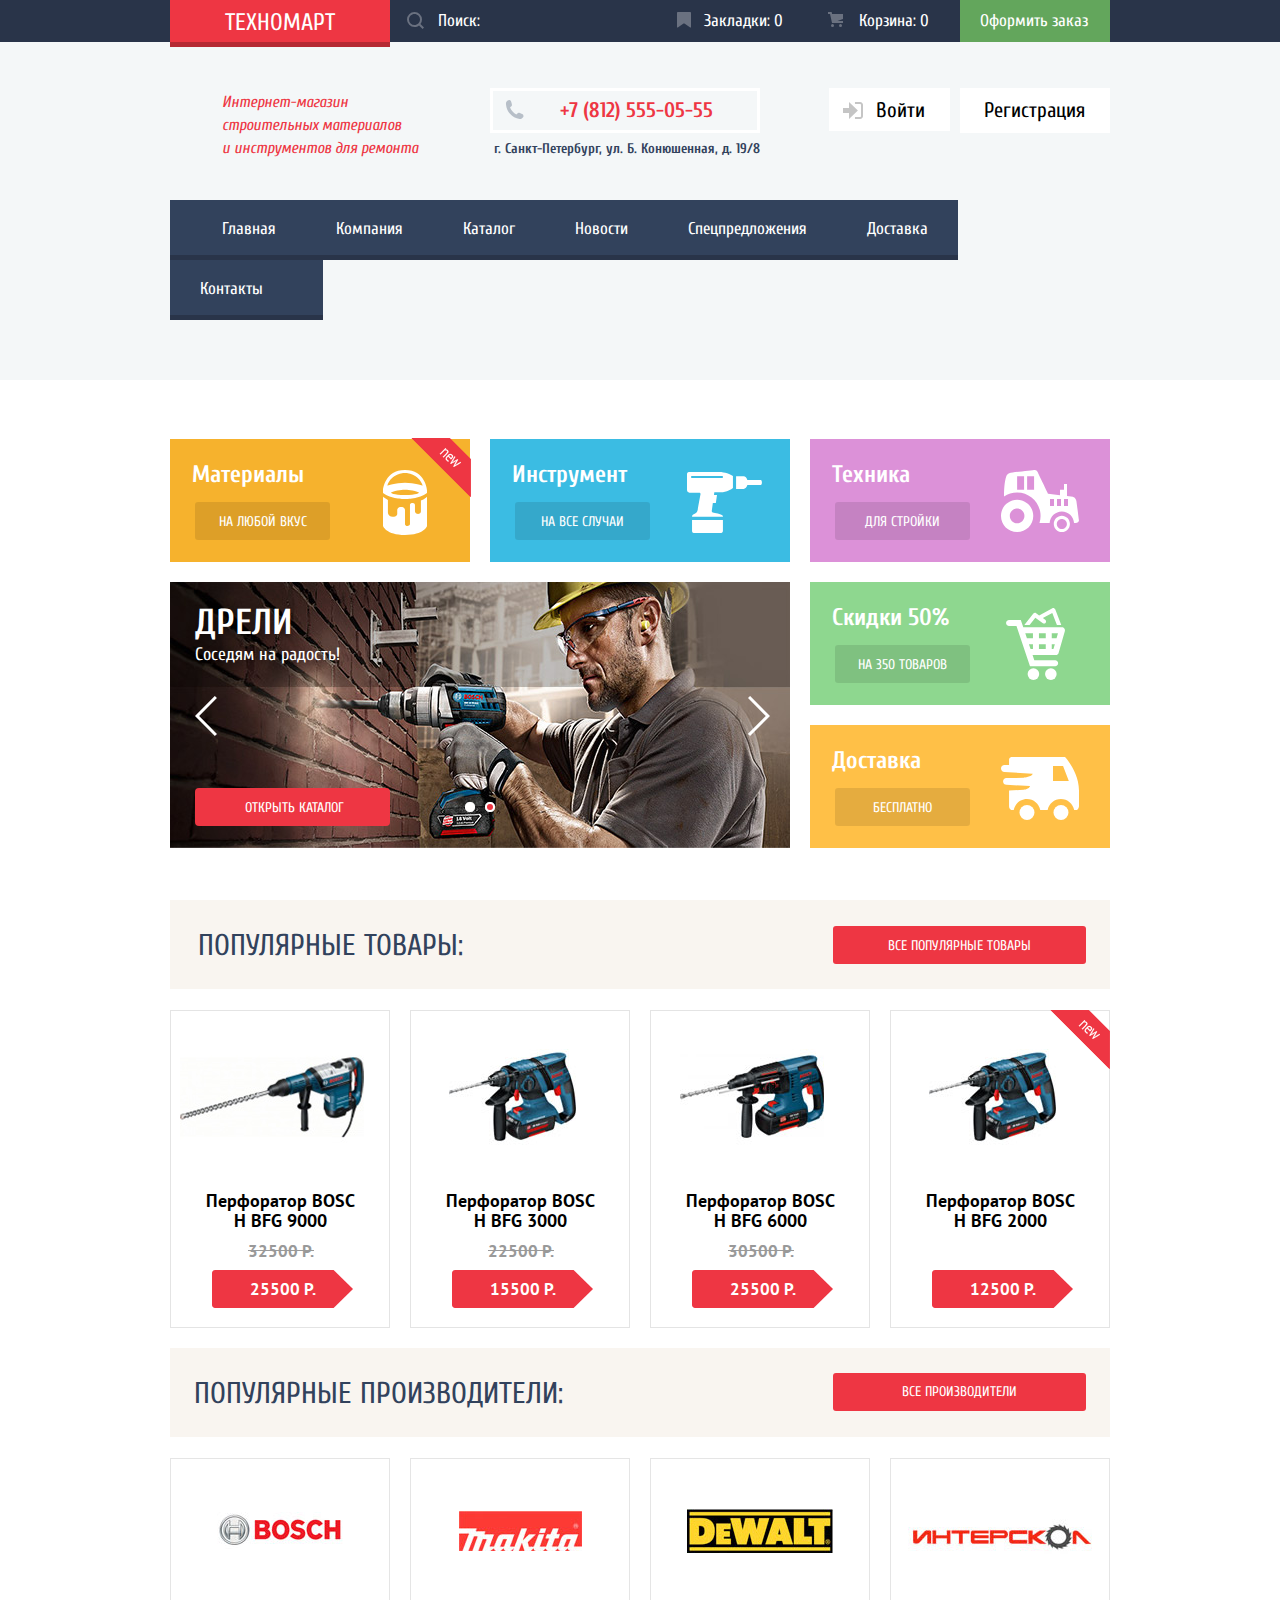
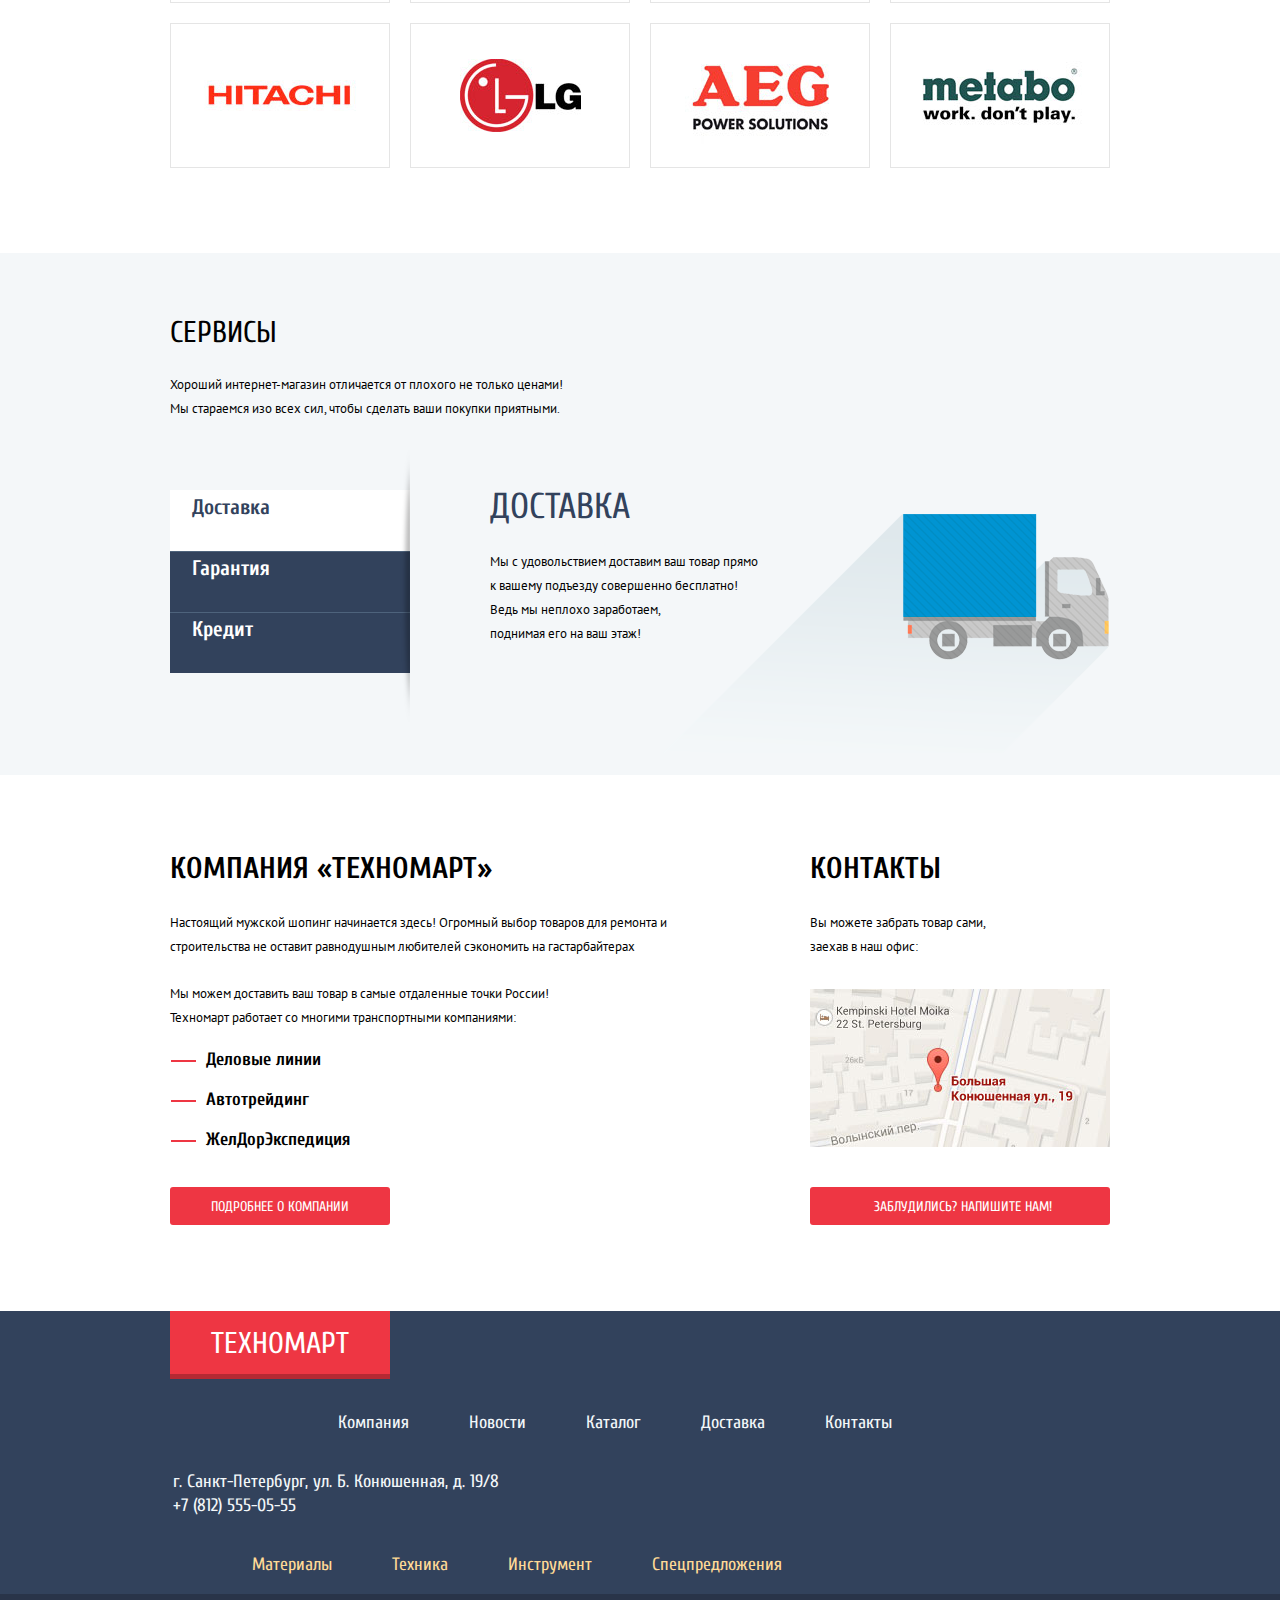
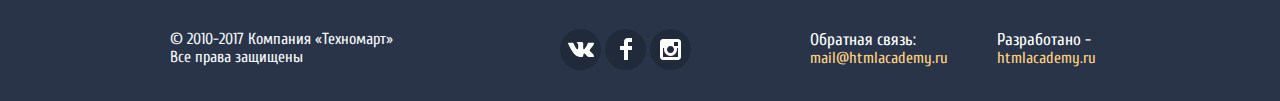
<file: index.html>
<!DOCTYPE html>
<html lang="ru">
	<head>
		<meta charset="utf-8">
		<title>HTML Academy: Техномарт</title>
		<link href="https://fonts.googleapis.com/css?family=PT+Sans:400,700&amp;subset=cyrillic" rel="stylesheet">
		<link href="https://fonts.googleapis.com/css?family=Cuprum:400,400i,700&amp;subset=cyrillic" rel="stylesheet">
		<link href="css/normalize.css" rel="stylesheet">
		<link href="css/style-mini.css" rel="stylesheet">
	</head>
	<body>
		<header class="header">
			<div class="header-top">
				<div class="container container-wrap">
					<a class="site-logo-head">ТЕХНОМАРТ</a>
					<div class="search-form">
						<form  action="https://echo.htmlacademy.ru" method="get">
							<label class="search-icon" for="search" aria-label="Поле поиска"></label>
							<input class="search" name="search" id="search"  type="search" placeholder="Поиск:">
							<div class="search-img"></div>
						</form>
					</div>
					<a class="header-top-link bookmarks" href="#">Закладки: 0</a>
					<a class="header-top-link cart cart" href="#">Корзина: 0</a>
					<a class="header-top-link buy-button" href ="#">Оформить заказ</a>
				</div>
			</div>
			<section class="header-main">
				<div class="container">
					<h1 class="header-h1">Интернет-магазин строительных материалов<br> и инструментов для ремонта</h1>
					<div class="contacts">
						<a class="phone">
							<img class="phone-img" src="img/icon-phone.svg" width="19" height="19" alt="">+7 (812) 555-05-55
						</a>
						<p class="top-adress">г. Санкт-Петербург, ул. Б. Конюшенная, д. 19/8</p>
					</div>
					<div class="user-links">
						<a class="login-link interactive" href="#">Войти</a>
						<a class="reg-link interactive" href="#">Регистрация</a>
					</div>
				</div>
			</section>
			<div class="container">
				<ul class="site-navigation nav-list" aria-label="Навигация по сайту">
					<li class="top-nav-li"><a class="top-nav-link" href="index.html" >Главная</a></li>
					<li class="top-nav-li"><a class="top-nav-link" href="#">Компания</a></li>
					<li class="top-nav-li"><a class="top-nav-link" href="catalog.html">Каталог</a></li>
					<li class="top-nav-li"><a class="top-nav-link" href="#">Новости</a></li>
					<li class="top-nav-li"><a class="top-nav-link" href="#">Спецпредложения</a></li>
					<li class="top-nav-li"><a class="top-nav-link" href="#">Доставка</a></li>
					<li class="top-nav-li"><a class="top-nav-link" href="#">Контакты</a></li>
				</ul>
			</div>
		</header>
		<main>
			<div class="container container-wrap">
				<section class="main-content">
					<h2 class="h2-hidden">Дополнительная навигация</h2>
					<div class="content-left">
						<div class="content-div materials new">
							<h3>Материалы</h3>
							<a class="content-button" href="#">НА ЛЮБОЙ ВКУС</a>
						</div>
						<div class="content-div tools">
							<h3>Инструмент</h3>
							<a class="content-button" href="catalog.html">НА ВСЕ СЛУЧАИ</a
								></div>
						<div class="content-div slider-div">
							<ul class="sliders">
								<li class="slide">
									<h2 class="slider-h2">ПЕРФОРАТОРЫ</h2>
									<p class="slider-paragraph slider-font">Настоящие мужские игрушки</p>
									<img class="slider-img" src="img/slide-1.jpg" width="620" height="266" alt="slide-image">
									<a class="button-red slider-button" href="catalog.html">ОТКРЫТЬ КАТАЛОГ</a>
								</li>
								<li class="slide slide-show">
									<h2 class="slider-h2">ДРЕЛИ</h2>
									<p class="slider-paragraph">Соседям на радость!</p>
									<img src="img/slide-2.jpg" width="620" height="266" alt="slide-image">
									<a class="button-red slider-button" href="catalog.html">ОТКРЫТЬ КАТАЛОГ</a>
								</li>
							</ul>
							<button class="slider-nav slider-arrow-left" aria-label="Слайдер влево"></button>
							<button class="slider-nav slider-arrow-right" aria-label="Слайдер вправо"></button>
							<!--Как реализовать слайдер нормально я пока не знаю :( -->
							<div class="pagination-buttons">
								<button class="pagination-button"></button>
								<button class="pagination-button pagination-button-current"></button>
							</div>
						</div>
					</div>
					<div class="content-right">
						<div class="content-div machinery">
							<h3>Техника</h3>
							<a class="content-button" href="#">ДЛЯ СТРОЙКИ</a>
						</div>
						<div class="content-div discounts">
							<h3>Скидки 50%</h3>
							<a class="content-button" href="#">НА 350 ТОВАРОВ</a>
						</div>
						<div class="content-div delivery">
							<h3>Доставка</h3>
							<a class="content-button" href="#">БЕСПЛАТНО</a>
						</div>
					</div>
				</section>
				<section class="main-products">
					<div class="products-head">
						<h2 class="products-h2">ПОПУЛЯРНЫЕ ТОВАРЫ:</h2>
						<a class="popular-button button-red" href="#">ВСЕ ПОПУЛЯРНЫЕ ТОВАРЫ</a>
					</div>
					<ul class="catalog-popular catalog-list">
						<li class="item-popular item-interactive" tabindex="0">
							<div class="item-image">
								<div class="image">
									<img class="image-of-item" src="img/catalog/bosch-bfg-9000.jpg" width="184" height="164" alt="Перфоратор BOSCH BFG 9000»">
								</div>
								<div class="hover-buttons">
									<a class="item-buy" href="#">КУПИТЬ</a>
									<a class="bookmark-button" href="#">В ЗАКЛАДКИ</a>
								</div>
							</div>
							<h3 class="item-name">
								<a class="item-link" href="#">Перфоратор BOSCH BFG 9000</a>
							</h3>
							<div class="price">
								<span class="price-old">32500 Р.</span>
								<a class="price-button" href="#"  aria-label="Купить за">25500 Р.</a>
							</div>
						</li>
						<li class="item-popular item-interactive" tabindex="0">
							<div class="item-image">
								<div class="image">
									<img class="image-of-item" src="img/catalog/bosch-bfg-3000.jpg" width="127" height="112" alt="Перфоратор BOSCH BFG 3000»">
								</div>
								<div class="hover-buttons">
									<a class="item-buy" href="#">КУПИТЬ</a>
									<a class="bookmark-button" href="#">В ЗАКЛАДКИ</a>
								</div>
							</div>
							<h3 class="item-name">
								<a class="item-link" href="#">Перфоратор BOSCH BFG 3000</a>
							</h3>
							<div class="price">
								<span class="price-old">22500 Р.</span>
								<a class="price-button" href="#"  aria-label="Купить за">15500 Р.</a>
							</div>
						</li>
						<li class="item-popular item-interactive" tabindex="0">
							<div class="item-image">
								<div class="image">
									<img class="image-of-item"  src="img/catalog/bosch-bfg-6000.jpg" width="144" height="128" alt="Перфоратор BOSCH BFG 6000»">
								</div>
								<div class="hover-buttons">
									<a class="item-buy" href="#">КУПИТЬ</a>
									<a class="bookmark-button" href="#">В ЗАКЛАДКИ</a>
								</div>
							</div>
							<h3 class="item-name">
								<a class="item-link" href="#">Перфоратор BOSCH BFG 6000</a>
							</h3>
							<div class="price">
								<span class="price-old">30500 Р.</span>
								<a class="price-button" href="#"  aria-label="Купить за">25500 Р.</a>
							</div>
						</li>
						<li class="item-popular item-interactive new" tabindex="0">
							<div class="item-image">
								<div class="image">
									<img class="image-of-item" src="img/catalog/bosch-bfg-2000.jpg" width="127" height="112" alt="Перфоратор BOSCH BFG 2000»">
								</div>
								<div class="hover-buttons">
									<a class="item-buy" href="#">КУПИТЬ</a>
									<a class="bookmark-button" href="#">В ЗАКЛАДКИ</a>
								</div>
							</div>
							<h3 class="item-name">
								<a class="item-link" href="#">Перфоратор BOSCH BFG 2000</a>
							</h3>
							<div class="price">
								<span class="price-old"></span>
								<a class="price-button" href="#"  aria-label="Купить за">12500 Р.</a>
							</div>
						</li>
					</ul>
					<div class="manufacturers-head">
						<h2 class="manufacturers-h2">ПОПУЛЯРНЫЕ ПРОИЗВОДИТЕЛИ: </h2>
						<a class="manufacturers-button button-red" href="#">ВСЕ ПРОИЗВОДИТЕЛИ</a>
					</div>
					<ul class="manufacturers-list">
						<li class="malist-li">
							<a class="manufacturers-item" href="#" aria-label="Производитель Bosch">
								<img src="img/manufacturers/bosch.jpg" width="126" height="37" alt="Bosch">
							</a>
						</li>
						<li class="malist-li">
							<a class="manufacturers-item" href="#" aria-label="Производитель Makita">
								<img src="img/manufacturers/Makita.jpg" width="123" height="40" alt="Makita">
							</a>
						</li>
						<li class="malist-li">
							<a class="manufacturers-item" href="#" aria-label="Производитель DEWALT">
								<img src="img/manufacturers/DeWALT.jpg" width="146" height="44" alt="DEWALT">
							</a>
						</li>
						<li class="malist-li">
							<a class="manufacturers-item" href="#" aria-label="Производитель Интерскол">
								<img src="img/manufacturers/interskol.jpg" width="200" height="88" alt="Интерскол">
							</a>
						</li>
						<li class="malist-li">
							<a class="manufacturers-item" href="#" aria-label="Производитель HITACHI">
								<img src="img/manufacturers/Hitachi.jpg" width="169" height="31" alt="HITACHI">
							</a>
						</li>
						<li class="malist-li">
							<a class="manufacturers-item" href="#" aria-label="Производитель LG">
								<img src="img/manufacturers/LG.jpg" width="121" height="73" alt="LG">
							</a>
						</li>
						<li class="malist-li">
							<a class="manufacturers-item" href="#" aria-label="Производитель AEG">
								<img src="img/manufacturers/AEG.jpg" width="151" height="96" alt="AEG">
							</a>
						</li>
						<li class="malist-li">
							<a class="manufacturers-item" href="#" aria-label="Производитель METABO"><img src="img/manufacturers/Metabo.jpg" width="204" height="69" alt="METABO">
							</a>
						</li>
					</ul>
				</section>
			</div>
			<section class="services">
				<div class="container container-wrap">
					<div class="services-top">
						<h2 class="services-h2">СЕРВИСЫ</h2>
						<p class="services-text">Хороший интернет-магазин отличается от плохого не только ценами!
							Мы стараемся изо всех сил, чтобы сделать ваши покупки приятными.</p>
					</div>
					<div class="services-info">
						<div class="services-options">
							<ul class="services-list">
								<li class="services-button">
									<button class="service-name delivery-show service-name-current" aria-label="Показать описание">Доставка</button>

								</li>
								<li class="services-button">
									<button class="service-name gurantee-show" aria-label="Показать описание">Гарантия</button>

								</li>
								<li class="services-button">
									<button class="service-name credit-show" aria-label="Показать описание">Кредит</button>
								</li>
							</ul>
							<div class="services-descriptions">
								<div class="service-delivery delivery-second services-hidden services-show">
									<h2 class="services-h2-info">ДОСТАВКА</h2>
									<p class="services-paragraph-info">
										Мы с удовольствием доставим ваш товар прямо<br>
										к вашему подъезду совершенно бесплатно!
										Ведь мы неплохо заработаем,<br>
										поднимая его на ваш этаж!</p>
								</div>
								<div class="service-delivery guarantee">
									<h2 class="services-h2-info">ГАРАНТИЯ</h2>
									<p class="services-paragraph-info">
										Если купленный у нас товар поломается или заискрит,<br>
										а также в случае пожара, спровоцированного его возгаранием,
										вы всегда можете быть уверены в нашей гарантии. Мы обменяем
										сгоревший товар на новый.<br>
										Дом уж восстановите как-нибудь сами.
								</div>
								<div class="service-delivery credit">
									<h2 class="services-h2-info">КРЕДИТ</h2>
									<p class="services-paragraph-info">
										Залезть в долговую яму стало проще!<br>
										Кредитные консультанты придут вам на помощь.</p>
									<a href="#" class="credit-button button-red" >ОТПРАВИТЬ ЗАЯВКУ</a>
								</div>
							</div>
						</div>
					</div>
				</div>
			</section>
			<div class="container container-wrap">
				<section class="main-footer">
					<div class="main-footer-left-side">
						<h2 class="company-name">КОМПАНИЯ «ТЕХНОМАРТ»</h2>
						<p class="main-footer-about">Настоящий мужской шопинг начинается здесь! Огромный выбор товаров для ремонта и строительства не оставит равнодушным любителей сэкономить на гастарбайтерах</p>
						<div class="main-footer-about second">Мы можем доставить ваш товар в самые отдаленные точки России! Техномарт работает со многими транспортными компаниями:
						</div>
						<ul class="delivery-company">
							<li class="delivery-companys">Деловые линии</li>
							<li class="delivery-companys">Автотрейдинг</li>
							<li class="delivery-companys">ЖeлДорЭкспедиция</li>
						</ul>
						<a class="company-button button-red" href="#">ПОДРОБНЕЕ О КОМПАНИИ</a>
					</div>
					<div class="main-footer-right-side">
						<h2 class="h2-contacts">КОНТАКТЫ</h2>
						<p class="company-place">Вы можете забрать товар сами, заехав в наш офис:
							<a class="mini-map" href="img/big-map.jpg"><img src="img/mini-map.jpg" alt="Ссылка-изображение карты" width="300" height="158"></a>
						</p>
						<a class="mail-button button-red" href="feedbackform.html">ЗАБЛУДИЛИСЬ? НАПИШИТЕ НАМ!</a>
					</div>
				</section>
			</div>d
		</main>
		<footer class="footer">
			<section class="footer-section">
				<div class="container">
					<div class="footer-top">
						<h2 class="h2-hidden">Дополнительная навигация</h2>
						<div class="site-logo-footer">ТЕХНОМАРТ</div>
						<p class="footer-contacts">г. Санкт-Петербург, ул. Б. Конюшенная, д. 19/8 +7 (812) 555-05-55</p>
						<ul class="footer-nav"  aria-label="Дополнительная навигация">
							<li class="list-link">
								<a class="footer-nav-link" href="#">Компания</a>
							</li>
							<li class="list-link">
								<a class="footer-nav-link" href="#">Новости</a>
							</li>
							<li class="list-link">
								<a class="footer-nav-link" href="catalog.html">Каталог</a>
							</li>
							<li class="list-link">
								<a class="footer-nav-link" href="#">Доставка</a>
							</li>
							<li class="list-link">
								<a class="footer-nav-link" href="#">Контакты</a>
							</li>
						</ul>
						<ul class="footer-nav-additional" aria-label="Список предложений">
							<li class="attention">
								<a class="footer-attention-link" href="#">Материалы</a>
							</li>
							<li class="attention">
								<a class="footer-attention-link" href="#">Техника</a>
							</li>
							<li class="attention">
								<a class="footer-attention-link" href="#">Инструмент</a>
							</li>
							<li class="attention">
								<a class="footer-attention-link" href="#">Спецпредложения</a>
							</li>
						</ul>
					</div>
				</div>
			</section>
			<div class="footer-bottom">
				<div class="container container-wrap">
					<p class="copyrights">© 2010-2017 Компания «Техномарт» Все права защищены</p>
					<div class="social-block" aria-label="Мы в соцсетях">
						<a class="social-button" href="#" aria-label="Мы Вконтакте">
							<img src="img/icon-vk.svg" width="26" height="15" alt="">
						</a>
						<a class="social-button" href="#" aria-label="Мы в Фейсбуке">
							<img src="img/icon-fb.svg" width="12" height="22" alt="">
						</a>
						<a class="social-button" href="#" aria-label="Мы в Инстаграме">
							<img src="img/icon-insta.svg" width="21" height="21" alt="">
						</a>
					</div>
					<p class="feedback"> Обратная связь: <a class="feedback-link" href="#">mail@htmlacademy.ru</a></p>
					<p class="developer">Разработано - <a class="developer-link" href="https://htmlacademy.ru/intensive/htmlcss" aria-label="Сайт разработчика">htmlacademy.ru</a>
					</p>
				</div>
			</div>
		</footer>
		<section class="modal feedback-modal">
			<h2 class="h2-hidden">Окно обратной связи</h2>
			<form class="modal-feedback-form" action="https://echo.htmlacademy.ru" method="post">
				<div class="feedback-form">
					<label class="label-name" for="name">Ваше имя:
						<input type="text" class="input-name feedback-outline" id="name" name="user-names" placeholder="Имя Фамилия">
					</label>
					<label for="email">Ваш e-mail:
						<input type="text" class="input-email feedback-outline" id="email" name="email" placeholder="email@example.com">
					</label>
				</div>
				<div class="form-textarea">
					<label class="text-area-label" for="text-area">Текст письма:
						<textarea id="text-area" name="text-area" class="textarea feedback-outline" placeholder="В свободной форме"></textarea>
					</label>
				</div>
				<div class="form-submit">
					<input class="feedback-submit button-red"  name="submit" id="submit" type="submit" value="ОТПРАВИТЬ">
				</div>
			</form>
			<a class="button-close feedback-close" href="#" aria-label="Закрыть форму связи"></a>
		</section>
		<section class="modal big-map">
			<h2 class="h2-hidden">Большая карта с нашим местоположением</h2>
			<iframe src="https://www.google.com/maps/embed?pb=!1m18!1m12!1m3!1d1998.6037872533277!2d30.320858716096975!3d59.93871648187614!2m3!1f0!2f0!3f0!3m2!1i1024!2i768!4f13.1!3m3!1m2!1s0x4696310fca145cc1%3A0x42b32648d8238007!2z0JHQvtC70YzRiNCw0Y8g0JrQvtC90Y7RiNC10L3QvdCw0Y8g0YPQuy4sIDE5LzgsINCh0LDQvdC60YIt0J_QtdGC0LXRgNCx0YPRgNCzLCAxOTExODY!5e0!3m2!1sru!2sru!4v1544950614707" width="940" height="466" style="border:0" allowfullscreen></iframe>
			<a class="button-close map-close" aria-label="Закрыть карту"></a>

		</section>
		<section class="modal product-cart" aria-label="Всплывашющее окно, товар добавлен в корзину">
			<div class="cart-success">
				<img src="img/ok-cart.png" width="66" height="66" alt="">
				<span  class="product-cart-text" >Товар добавлен в корзину!</span>
			</div>
			<div class="modal-cart-bottom">
				<a class="modal-buy-button button-red" href="#" aria-label="Оформить заказ">ОФОРМИТЬ ЗАКАЗ</a>
				<a class="go-button"  href="#" aria-label="Продолжить покупки">ПРОДОЛЖИТЬ ПОКУПКИ</a>
			</div>
			<a class="button-close close-modal-cart" aria-label="Закрыть окно подтверждения"></a>
		</section>
		<script src="js/js-mini.js"></script>
	</body>
</html>
</file>
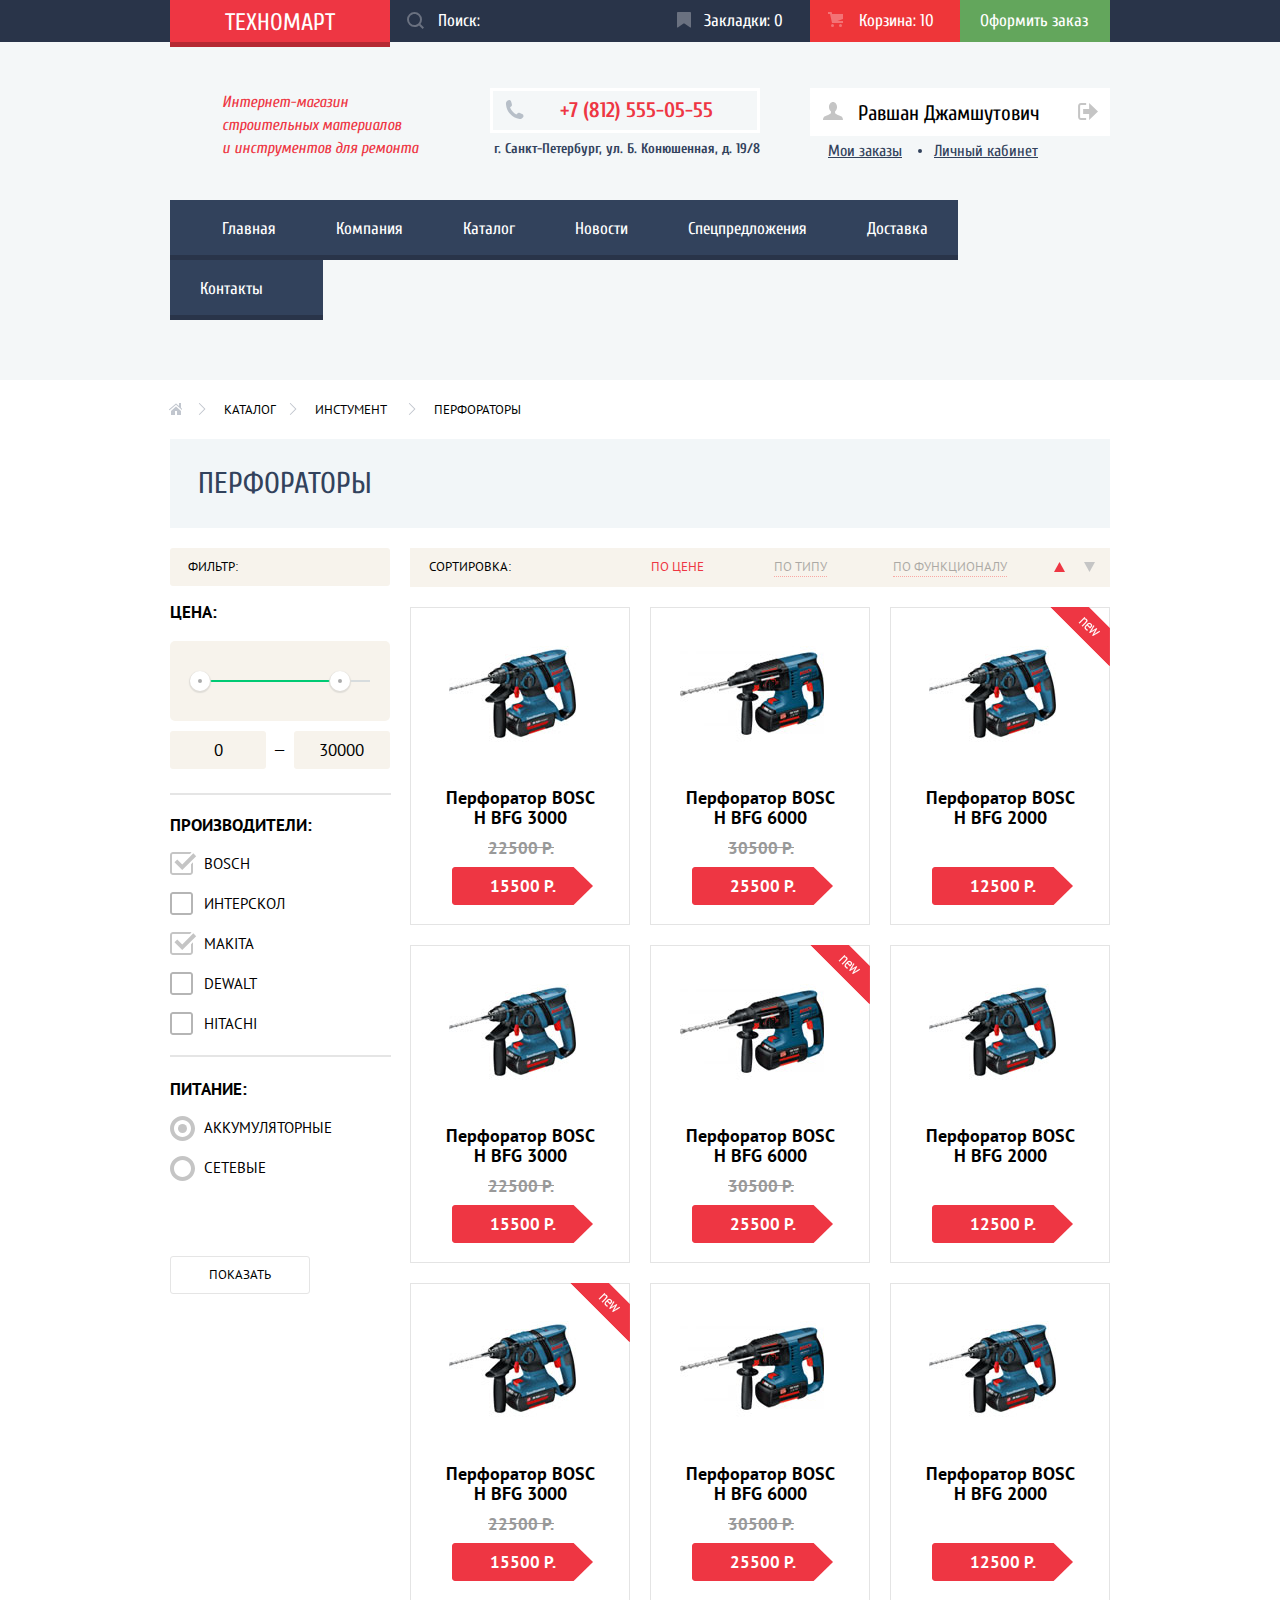
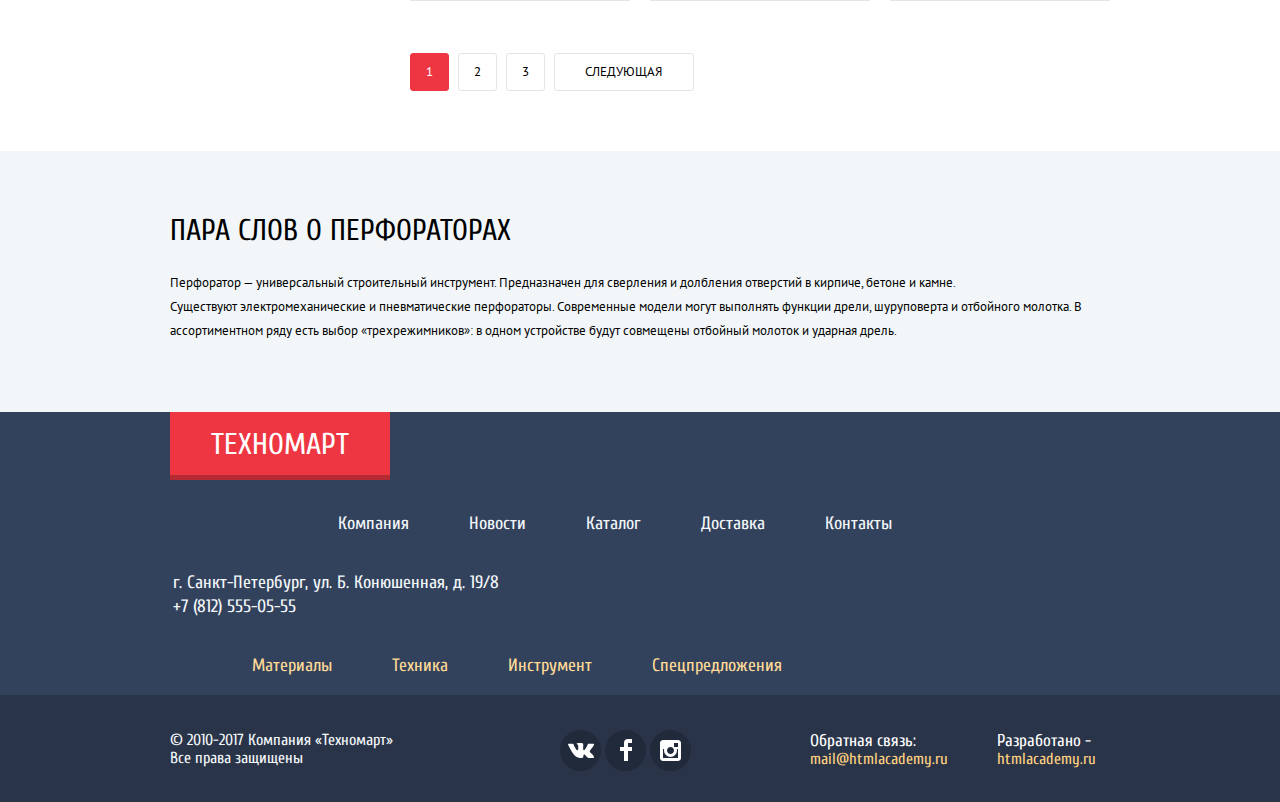
<file: catalog.html>
<!DOCTYPE html>
<html lang="ru">
    <head>
        <link href="https://fonts.googleapis.com/css?family=PT+Sans:400,700&amp;subset=cyrillic" rel="stylesheet">
        <link href="https://fonts.googleapis.com/css?family=Cuprum:400,400i,700&amp;subset=cyrillic" rel="stylesheet">
        <meta charset="utf-8">
        <link href="css/normalize.css" rel="stylesheet">
        <link href="css/style-mini.css" rel="stylesheet">
        <title>HTML Academy: Техномарт</title>
    </head>
    <body>
        <header class="header">
            <div class="header-top">
                <div class="container">
                    <a class="site-logo-header" href="index.html">ТЕХНОМАРТ</a>
                    <div class="search-form">
                        <form  action="https://echo.htmlacademy.ru" method="get">
                            <label class="search-icon" for="search" aria-label="Поле поиска"></label>
                            <input class="search" name="search" id="search"  type="search" placeholder="Поиск:">
                            <div class="search-img"></div>
                        </form>
                    </div>
                    <a class="header-top-link bookmarks" href="#">Закладки: 0</a>
                    <a class="header-top-link cart cart-active" href="#">Корзина: 10</a>
                    <a class="header-top-link buy-button" href ="#">Оформить заказ</a>
                </div>
            </div>
            <section class="header-main">
                <div class="container">
                    <h1 class="header-h1">Интернет-магазин строительных материалов<br> и инструментов для ремонта</h1>
                    <div class="contacts">
                        <a class="phone">
                            <img class="phone-img" src="img/icon-phone.svg" width="19" height="19" alt="">+7 (812) 555-05-55
                        </a>
                        <p class="top-adress">г. Санкт-Петербург, ул. Б. Конюшенная, д. 19/8</p>
                    </div>
                    <div class="user-panel">
                        <div class="user-main">
                            <a class="icon" href="#" aria-label="личный кабинет"><svg xmlns="http://www.w3.org/2000/svg" width="20" height="18" viewBox="0 0 20 18"><path fill="#c5c5c5" d="M17.881 14.166c-2.144-.735-4.256-1.666-5.207-2.39-.657-.501-.77-1.618-.517-2.415 1.118-.903 1.864-2.477 1.864-4.278C14.021 2.276 12.221 0 10 0S5.979 2.276 5.979 5.083c0 1.801.746 3.374 1.863 4.277.253.798.141 1.915-.517 2.416-.95.724-3.063 1.654-5.207 2.39S0 18 0 18h20s.025-3.099-2.119-3.834z"/></svg></a>
                            <a class="interactive profile" href="#" aria-label="личный кабинет">Равшан Джамшутович</a>
                            <a class="exit" href="#" aria-label="выход из профиля"><svg xmlns="http://www.w3.org/2000/svg" width="21" height="17" viewBox="0 0 21 17"><g fill="#c5c5c5"><path fill="#c5c5c5" d="M21 8.5L12.125 0v6h-6v5h6v6z"/><path fill="#c5c5c5" d="M3.106 13.952V3.048c.018-.376.171-1.057 1.01-1.057h5.027V0H4.116C1.938 0 1.112 1.81 1.087 3.027v10.946C1.112 15.189 1.938 17 4.116 17h5.027v-1.99H4.116c-.839 0-.992-.683-1.01-1.058z"/></g></svg></a>
                        </div>
                        <div class="actions">
                            <a class="user-actions interactive" href="#">Мои заказы</a>
                            <a class="user-actions interactive" href="#">Личный кабинет</a>
                        </div>
                    </div>
                </div>
            </section>
            <div class="container">
                <ul class="site-navigation nav-list" aria-label="Навигация по сайту">
                    <li class="top-nav-li"><a class="top-nav-link" href="index.html" >Главная</a></li>
                    <li class="top-nav-li"><a class="top-nav-link" href="#">Компания</a></li>
                    <li class="top-nav-li"><a class="top-nav-link" href="catalog.html">Каталог</a></li>
                    <li class="top-nav-li"><a class="top-nav-link" href="#">Новости</a></li>
                    <li class="top-nav-li"><a class="top-nav-link" href="#">Спецпредложения</a></li>
                    <li class="top-nav-li"><a class="top-nav-link" href="#">Доставка</a></li>
                    <li class="top-nav-li"><a class="top-nav-link" href="#">Контакты</a></li>
                </ul>
            </div>
        </header>
        <main>
            <div class="container container-wrap">
                <section class="main-head" aria-label="Навигация">
                    <ul class="page-links">
                        <li class="page-link">
                            <a class="page-nav-links home-link" href="index.html" aria-label="Переход на главную страницу" tabindex="0"></a>
                        </li>
                        <li class="page-link">
                            <a class="page-nav-links" href="catalog.html">КАТАЛОГ</a>
                        </li>
                        <li class="page-link">
                            <a class="page-nav-links" href="#">ИНСТУМЕНТ</a>
                        </li>
                        <li class="page-link">
                            <a class="page-nav-links">ПЕРФОРАТОРЫ</a>
                        </li>
                    </ul>
                    <h2 class="main-h1">ПЕРФОРАТОРЫ</h2>
                </section>
                <section class="main-filters">
                    <h2 class="h2-hidden">Фильтры и сортировка товаров</h2>

                    <form class="filter" method="get" action="https://echo.htmlacademy.ru">
                        <div class="filter-price-range">
                            <h3 class="filters-h3">ФИЛЬТР:</h3>
                            <label class="price-label" for="price-range-min">ЦЕНА:</label>
                            <div class="range-controls">
                                <div class="scale"><div class="bar"></div></div>
                                <div class="toggle min-toggle"></div>
                                <div class="toggle max-toggle"></div>
                            </div>
                            <div class="price-controls">
                                <input class="min-price" type="text" id="price-range-min" value="0" name="min-price">
                                <div class="price-separator">—</div>
                                <input class="max-price" type="text" id="price-range-max" value="30000" name="max-price">
                            </div>
                        </div>
                        <span class="filter-name">ПРОИЗВОДИТЕЛИ:</span>

                        <ul class="filters filters-decor">
                            <li class="filter-option" >
                                <input class="hidden filter-input filter-input-checkbox" type="checkbox" name="bosch" id="filter-bosch" checked>
                                <label for="filter-bosch">BOSCH</label>
                            </li>
                            <li class="filter-option">
                                <input class="hidden filter-input filter-input-checkbox" type="checkbox" name="interskol" id="filter-interskol">
                                <label for="filter-interskol">ИНТЕРСКОЛ</label>
                            </li>
                            <li class="filter-option">
                                <input class="hidden filter-input filter-input-checkbox" type="checkbox" name="makita" id="filter-makita" checked>
                                <label for="filter-makita">MAKITA</label>
                            </li>
                            <li class="filter-option">
                                <input class="hidden filter-input filter-input-checkbox" type="checkbox" name="dewalt" id="filter-dewalt">
                                <label for="filter-dewalt">DEWALT</label>
                            </li>
                            <li class="filter-option">
                                <input class="hidden filter-input filter-input-checkbox" type="checkbox" name="hitachi" id="filter-hitachi">
                                <label for="filter-hitachi">HITACHI</label>
                            </li>
                        </ul>
                        <span class="filter-name">ПИТАНИЕ:</span>
                        <ul class="filters radio-filters">
                            <li class="filter-option">
                                <input class="hidden filter-input filter-input-radio" type="radio" name="power-group" value="rechargeable" id="filter-rechargeable" checked>
                                <label for="filter-rechargeable">АККУМУЛЯТОРНЫЕ</label>
                            </li>
                            <li class="filter-option">
                                <input class="hidden filter-input filter-input-radio" type="radio" name="power-group" value="supply" id="filter-supply">
                                <label for="filter-supply">СЕТЕВЫЕ</label>
                            </li>
                        </ul>
                        <button type="submit" class="filter-button">ПОКАЗАТЬ</button>
                    </form>
                </section>
                <section class="products" aria-label="Список товаров">
                    <h2 class="h2-hidden">Список товаров</h2>
                    <div class="filter-sorting">
                        <span class="filter-sorting-text">СОРТИРОВКА:</span>
                        <a class="sorting-button sorting-price sorting-button-active" aria-label="Сортировка по цене" tabindex="0">ПО ЦЕНЕ</a>
                        <a class="sorting-button sorting-type" aria-label="Сортировка по типу" tabindex="0">ПО ТИПУ</a>
                        <a class="sorting-button sorting-fuction" aria-label="Сортировка по функционалу" tabindex="0">ПО ФУНКЦИОНАЛУ</a>
                        <a class="sorting-arrow sorting-arrow-up sorting-arrow-active" aria-label="Сортировка вверх" tabindex="0"></a>
                        <a class="sorting-arrow sorting-arrow-down" aria-label="Сортировка вниз" tabindex="0"></a>
                    </div>
                    <ul class="catalog-list">
                        <li class="catalog-item item-interactive" tabindex="0">
                            <div class=""></div>
                            <div class="item-image">
                                <div class="image">
                                    <img class="image-of-item" src="img/catalog/bosch-bfg-3000.jpg" width="127" height="112" alt="Перфоратор BOSCH BFG 3000»">
                                </div>
                                <div class="hover-buttons">
                                    <a class="item-buy" href="#">КУПИТЬ</a>
                                    <a class="bookmark-button" href="#">В ЗАКЛАДКИ</a>
                                </div>
                            </div>
                            <h3 class="item-name">
                                <a class="item-link" href="#">Перфоратор BOSCH BFG 3000</a>
                            </h3>
                            <div class="price">
                                <span class="price-old">22500 Р.</span>
                                <a class="price-button" href="#" aria-label="Купить за">15500 Р.</a>
                            </div>
                        </li>
                        <li class="catalog-item item-interactive" tabindex="0">
                            <div class="item-image">
                                <div class="image">
                                    <img class="image-of-item" src="img/catalog/bosch-bfg-6000.jpg" width="144" height="128" alt="Перфоратор BOSCH BFG 6000»">
                                </div>
                                <div class="hover-buttons">
                                    <a class="item-buy" href="#">КУПИТЬ</a>
                                    <a class="bookmark-button" href="#">В ЗАКЛАДКИ</a>
                                </div>
                            </div>
                            <h3 class="item-name">
                                <a class="item-link" href="#">Перфоратор BOSCH BFG 6000</a>
                            </h3>
                            <div class="price">
                                <span class="price-old">30500 Р.</span>
                                <a class="price-button" href="#" aria-label="Купить за" >25500 Р.</a>
                            </div>
                        </li>
                        <li class="catalog-item item-interactive new" tabindex="0">
                            <div class="item-image">
                                <div class="image">
                                    <img class="image-of-item" src="img/catalog/bosch-bfg-2000.jpg" width="127" height="112" alt="Перфоратор BOSCH BFG 2000»">
                                </div>
                                <div class="hover-buttons">
                                    <a class="item-buy" href="#">КУПИТЬ</a>
                                    <a class="bookmark-button" href="#">В ЗАКЛАДКИ</a>
                                </div>
                            </div>
                            <h3 class="item-name">
                                <a class="item-link" href="#">Перфоратор BOSCH BFG 2000</a>
                            </h3>
                            <div class="price">
                                <span class="price-old"></span>
                                <a class="price-button" href="#"  aria-label="Купить за">12500 Р.</a>
                            </div>
                        </li>
                        <li class="catalog-item item-interactive" tabindex="0">
                            <div class=""></div>
                            <div class="item-image">
                                <div class="image">
                                    <img class="image-of-item" src="img/catalog/bosch-bfg-3000.jpg" width="127" height="112" alt="Перфоратор BOSCH BFG 3000»">
                                </div>
                                <div class="hover-buttons">
                                    <a class="item-buy" href="#">КУПИТЬ</a>
                                    <a class="bookmark-button" href="#">В ЗАКЛАДКИ</a>
                                </div>
                            </div>
                            <h3 class="item-name">
                                <a class="item-link" href="#">Перфоратор BOSCH BFG 3000</a>
                            </h3>
                            <div class="price">
                                <span class="price-old">22500 Р.</span>
                                <a class="price-button" href="#"  aria-label="Купить за">15500 Р.</a>
                            </div>
                        </li>
                        <li class="catalog-item item-interactive new" tabindex="0">
                            <div class="item-image">
                                <div class="image">
                                    <img class="image-of-item" src="img/catalog/bosch-bfg-6000.jpg" width="144" height="128" alt="Перфоратор BOSCH BFG 6000»">
                                </div>
                                <div class="hover-buttons">
                                    <a class="item-buy" href="#">КУПИТЬ</a>
                                    <a class="bookmark-button" href="#">В ЗАКЛАДКИ</a>
                                </div>
                            </div>
                            <h3 class="item-name">
                                <a class="item-link" href="#">Перфоратор BOSCH BFG 6000</a>
                            </h3>
                            <div class="price">
                                <span class="price-old">30500 Р.</span>
                                <a class="price-button" href="#"  aria-label="Купить за">25500 Р.</a>
                            </div>
                        </li>
                        <li class="catalog-item item-interactive" tabindex="0">
                            <div class="item-image">
                                <div class="image">
                                    <img class="image-of-item" src="img/catalog/bosch-bfg-2000.jpg" width="127" height="112" alt="Перфоратор BOSCH BFG 2000»">
                                </div>
                                <div class="hover-buttons">
                                    <a class="item-buy" href="#">КУПИТЬ</a>
                                    <a class="bookmark-button" href="#">В ЗАКЛАДКИ</a>
                                </div>
                            </div>
                            <h3 class="item-name">
                                <a class="item-link" href="#">Перфоратор BOSCH BFG 2000</a>
                            </h3>
                            <div class="price">
                                <span class="price-old"></span>
                                <a class="price-button" href="#"  aria-label="Купить за">12500 Р.</a>
                            </div>
                        </li>
                        <li class="catalog-item item-interactive new" tabindex="0">
                            <div class=""></div>
                            <div class="item-image">
                                <div class="image">
                                    <img class="image-of-item" src="img/catalog/bosch-bfg-3000.jpg" width="127" height="112" alt="Перфоратор BOSCH BFG 3000»">
                                </div>
                                <div class="hover-buttons">
                                    <a class="item-buy" href="#">КУПИТЬ</a>
                                    <a class="bookmark-button" href="#">В ЗАКЛАДКИ</a>
                                </div>
                            </div>
                            <h3 class="item-name">
                                <a class="item-link" href="#">Перфоратор BOSCH BFG 3000</a>
                            </h3>
                            <div class="price">
                                <span class="price-old">22500 Р.</span>
                                <a class="price-button" href="#"  aria-label="Купить за">15500 Р.</a>
                            </div>
                        </li>
                        <li class="catalog-item item-interactive" tabindex="0">
                            <div class="item-image">
                                <div class="image">
                                    <img class="image-of-item" src="img/catalog/bosch-bfg-6000.jpg" width="144" height="128" alt="Перфоратор BOSCH BFG 6000»">
                                </div>
                                <div class="hover-buttons">
                                    <a class="item-buy" href="#">КУПИТЬ</a>
                                    <a class="bookmark-button" href="#">В ЗАКЛАДКИ</a>
                                </div>
                            </div>
                            <h3 class="item-name">
                                <a class="item-link" href="#">Перфоратор BOSCH BFG 6000</a>
                            </h3>
                            <div class="price">
                                <span class="price-old">30500 Р.</span>
                                <a class="price-button" href="#"  aria-label="Купить за">25500 Р.</a>
                            </div>
                        </li>
                        <li class="catalog-item item-interactive" tabindex="0">
                            <div class="item-image">
                                <div class="image">
                                    <img class="image-of-item" src="img/catalog/bosch-bfg-2000.jpg" width="127" height="112" alt="Перфоратор BOSCH BFG 2000»">
                                </div>
                                <div class="hover-buttons">
                                    <a class="item-buy" href="#">КУПИТЬ</a>
                                    <a class="bookmark-button" href="#">В ЗАКЛАДКИ</a>
                                </div>
                            </div>
                            <h3 class="item-name">
                                <a class="item-link" href="#">Перфоратор BOSCH BFG 2000</a>
                            </h3>
                            <div class="price">
                                <span class="price-old"></span>
                                <a class="price-button" href="#"  aria-label="Купить за">12500 Р.</a>
                            </div>
                        </li>
                    </ul>
                    <ul class="pagination-list">
                        <li class="pagination-page pagination-page-current" ><a aria-label="текущая страница товаров">1</a></li>
                        <li class="pagination-page"><a href="#" aria-label="вторая страница товаров">2</a></li>
                        <li class="pagination-page"><a href="#" aria-label="третья страница товаров">3</a></li>
                        <li><a class="pagination-page pagination-button-next" href="#" aria-label="следующая страница товаров">СЛЕДУЮЩАЯ</a></li>
                    </ul>
                </section>
            </div>
            <section class="about">
                <div class="container container-wrap">
                    <h2 class="h2-about">ПАРА СЛОВ О ПЕРФОРАТОРАХ</h2>
                    <p class="paragraph-about">
                        Перфоратор — универсальный строительный инструмент. Предназначен         для сверления и долбления отверстий в кирпиче, бетоне и камне.<br>
                        Существуют электромеханические и пневматические перфораторы. Современные модели могут выполнять функции дрели, шуруповерта и отбойного молотка. В ассортиментном ряду есть выбор «трехрежимников»: в одном устройстве будут совмещены отбойный молоток и ударная дрель.</p>
                </div>
            </section>
        </main>
        <footer class="footer">
            <section class="footer-section">
                <div class="container">
                    <div class="footer-top">
                        <h2 class="h2-hidden">Дополнительная навигация</h2>
                        <div class="site-logo-footer">ТЕХНОМАРТ</div>
                        <p class="footer-contacts">г. Санкт-Петербург, ул. Б. Конюшенная, д. 19/8 +7 (812) 555-05-55</p>
                        <ul class="footer-nav"  aria-label="Дополнительная навигация">
                            <li class="list-link">
                                <a class="footer-nav-link" href="#">Компания</a>
                            </li>
                            <li class="list-link">
                                <a class="footer-nav-link" href="#">Новости</a>
                            </li>
                            <li class="list-link">
                                <a class="footer-nav-link" href="catalog.html">Каталог</a>
                            </li>
                            <li class="list-link">
                                <a class="footer-nav-link" href="#">Доставка</a>
                            </li>
                            <li class="list-link">
                                <a class="footer-nav-link" href="#">Контакты</a>
                            </li>
                        </ul>
                        <ul class="footer-nav-additional" aria-label="Список предложений">
                            <li class="attention">
                                <a class="footer-attention-link" href="#">Материалы</a>
                            </li>
                            <li class="attention">
                                <a class="footer-attention-link" href="#">Техника</a>
                            </li>
                            <li class="attention">
                                <a class="footer-attention-link" href="#">Инструмент</a>
                            </li>
                            <li class="attention">
                                <a class="footer-attention-link" href="#">Спецпредложения</a>
                            </li>
                        </ul>
                    </div>
                </div>
            </section>
            <div class="footer-bottom">
                <div class="container">
                    <p class="copyrights">© 2010-2017 Компания «Техномарт» Все права защищены</p>
                    <div class="social-block" aria-label="Мы в соцсетях">
                        <a class="social-button" href="#" aria-label="Мы Вконтакте">
                            <img src="img/icon-vk.svg" width="26" height="15" alt="">
                        </a>
                        <a class="social-button" href="#" aria-label="Мы в Фейсбуке">
                            <img src="img/icon-fb.svg" width="12" height="22" alt="">
                        </a>
                        <a class="social-button" href="#" aria-label="Мы в Инстаграме">
                            <img src="img/icon-insta.svg" width="21" height="21" alt="">
                        </a>
                    </div>
                    <p class="feedback"> Обратная связь: <a class="feedback-link" href="#">mail@htmlacademy.ru</a></p>
                    <p class="developer">Разработано - <a class="developer-link" href="https://htmlacademy.ru/intensive/htmlcss" aria-label="Сайт разработчика">htmlacademy.ru</a>
                    </p>
                </div>
            </div>
        </footer>
        <section class="modal product-cart" aria-label="Всплывашющее окно, товар добавлен в корзину">
            <div class="cart-success">
                <img src="img/ok-cart.png" width="66" height="66" alt="">
                <span  class="product-cart-text" >Товар добавлен в корзину!</span>
            </div>
            <div class="modal-cart-bottom">
                <a class="modal-buy-button button-red" href="#" aria-label="Оформить заказ">ОФОРМИТЬ ЗАКАЗ</a>
                <a class="go-button"  href="#" aria-label="Продолжить покупки">ПРОДОЛЖИТЬ ПОКУПКИ</a>
            </div>
            <a class="button-close close-modal-cart" aria-label="Закрыть окно подтверждения"></a>
        </section>
        <script src="js/js-mini.js"></script>
    </body>
</html>
</file>
<file: css/style-mini.css>
.search,body{position:relative;color:#fff}.header-h1,body{font-weight:400}.header-main,.main-footer{-webkit-box-orient:horizontal}body{margin:0;padding:0;font-family:Cuprum,sans-serif,Arial,sans-serif;font-size:17px;line-height:18px}.container{width:940px;margin:0 auto;padding:0;display:-webkit-box;display:-ms-flexbox;display:flex;-webkit-box-sizing:border-box;box-sizing:border-box}.container-wrap{-ms-flex-wrap:wrap;flex-wrap:wrap}.header{min-width:940px;background-color:#f4f7f8;padding-bottom:59px}.header-top{width:100%;background-color:#293449;display:-webkit-box;display:-ms-flexbox;display:flex;-webkit-box-align:center;-ms-flex-align:center;align-items:center;-ms-flex-wrap:nowrap;flex-wrap:nowrap;-webkit-box-sizing:border-box;box-sizing:border-box}.site-logo-head,.site-logo-header{min-width:220px;padding:11px 55px 3px;text-decoration:none;font-size:24px;line-height:24px;color:#fff;background-color:#ee3643;-webkit-box-shadow:0 5px 0 #b52933;box-shadow:0 5px 0 #b52933;-webkit-box-sizing:border-box;box-sizing:border-box}.bookmarks,.cart{-webkit-box-sizing:border-box;min-width:150px}.search{width:270px;background-color:#293449;border-style:none;padding-top:11px;padding-left:48px;padding-bottom:12px;max-height:42px}.search::-ms-clear{display:none}.contacts,.header-main{display:-webkit-box;display:-ms-flexbox}.search-img{width:17px;height:17px;position:absolute;background-image:url(../img/icon-search.svg);top:12px;left:17px}.bookmarks,.cart,.search-form{position:relative}.search::-webkit-input-placeholder{position:relative;font-family:Cuprum,sans-serif;font-style:normal;font-size:17px;line-height:18px;color:#fff}.search:-ms-input-placeholder{position:relative;font-family:Cuprum,sans-serif;font-style:normal;font-size:17px;line-height:18px;color:#fff}.search::-ms-input-placeholder{position:relative;font-family:Cuprum,sans-serif;font-style:normal;font-size:17px;line-height:18px;color:#fff}.search::placeholder{position:relative;font-family:Cuprum,sans-serif;font-style:normal;font-size:17px;line-height:18px;color:#fff}.contacts,.header-h1{font-family:Cuprum,sans-serif}.search:hover{background-color:#212a3a}.search:hover+.search-img{background-image:url(../img/icon-search-hover.svg)}.search:active+.search-img,.search:focus+.search-img{background-image:url(../img/icon-search-active.svg)}.search:active,.search:focus{background-color:#fff;color:#000;outline:0}.site-logo-header:hover{background-color:#ca2c37}.site-logo-header:active,.site-logo-header:focus{background-color:#ba2732;outline:0}.header-top-link:hover{background-color:#212a3a}.header-top-link{text-decoration:none;font-size:17px;line-height:18px;color:#fff}.header-top-link:active,.header-top-link:focus{background-color:#161d29;color:rgba(255,255,255,.6);outline:0}.active{background-color:#ee3643}.active:hover{background-color:#ca2c37}.active:active,.active:focus{background-color:#ba2732;outline:0}.buy-button:hover{background-color:#5fbb2d}.buy-button:active,.buy-button:focus{background-color:#518534;color:rgba(255,255,255,.5)}.search-form{width:270px;height:42px}.bookmarks{padding:12px 0 12px 44px;box-sizing:border-box}.cart{padding:12px 0 12px 49px;box-sizing:border-box}.bookmarks::before,.cart::before{content:"";position:absolute;width:20px;height:20px;background-repeat:no-repeat}.buy-button,.contacts{-webkit-box-sizing:border-box}.buy-button{min-width:150px;text-align:center;padding:12px 22px 12px 19px;background-color:#63a65c;box-sizing:border-box}.cart::before{background-image:url(../img/icon-cart.svg);left:18px}.cart:hover::before{background-image:url(../img/icon-cart-hover.svg)}.cart:active::before{background-image:url(../img/icon-cart-active.svg)}.cart-active{background-color:#ee3639}.cart-active::before{background-image:url(../img/icon-cart-hover.svg);opacity:.3}.bookmarks::before{background-image:url(../img/icon-bookmark.svg);left:17px}.bookmarks:hover::before{background-image:url(../img/icon-bookmark-hover.svg)}.bookmarks:active::before{background-image:url(../img/icon-bookmark-active.svg)}.header-main{width:100%;display:flex;-webkit-box-direction:normal;-ms-flex-direction:row;flex-direction:row;padding:38px 0 0;max-height:158px}.header-h1{min-width:200px;max-width:200px;margin-left:52px;margin-right:68px;font-style:italic;font-size:16px;line-height:23px;color:#ee3643}.contacts,.filter-name,.phone{font-weight:700}.contacts{display:flex;-ms-flex-wrap:wrap;flex-wrap:wrap;margin-right:26px;margin-top:8px;width:270px;max-height:45px;font-size:14px;line-height:24px;color:#32425c;box-sizing:border-box}.phone,.user-links{display:-webkit-box;display:-ms-flexbox}.login-link,.user-actions{margin-right:10px;position:relative}.interactive,.phone{font-size:21px;line-height:21px}.filter-button,.filter-name,.filter-option,.page-nav-links{font-family:"PT Sans",sans-serif}.phone,.top-adress{-webkit-box-sizing:border-box}.phone{display:flex;-webkit-box-pack:justify;-ms-flex-pack:justify;justify-content:space-between;-ms-flex-wrap:nowrap;flex-wrap:nowrap;width:270px;padding:12px 47px 12px 0;color:#ee3643;-webkit-box-shadow:inset 0 0 0 3px #fff;box-shadow:inset 0 0 0 3px #fff;box-sizing:border-box}.phone-img{margin-left:15px}.top-adress{margin-top:4px;margin-left:4px;text-align:center;box-sizing:border-box}.profile,.user-panel{-webkit-box-sizing:border-box}.nav-list,.page-links{list-style-type:none}.user-links{width:281px;min-height:45px;margin-left:43px;margin-top:8px;display:flex;-webkit-box-align:start;-ms-flex-align:start;align-items:flex-start;-ms-flex-wrap:wrap;flex-wrap:wrap;padding:0}.user-main,.user-panel{display:-webkit-box;display:-ms-flexbox}.user-panel{display:flex;-ms-flex-wrap:wrap;flex-wrap:wrap;width:300px;margin-left:24px;margin-top:8px;box-sizing:border-box;-webkit-box-align:baseline;-ms-flex-align:baseline;align-items:baseline}.user-main{display:flex;background-color:#fff;min-height:45px;-webkit-box-align:baseline;-ms-flex-align:baseline;align-items:baseline}.exit,.icon,.nav-list{display:-webkit-box;display:-ms-flexbox}.profile{box-sizing:border-box;width:210px;min-height:45px;padding:12px 0 0 3px;background-color:#fff}.exit,.icon,.reg-link{min-height:45px;-webkit-box-sizing:border-box;background-color:#fff}.exit,.icon{display:flex;width:45px;-ms-flex-pack:distribute;justify-content:space-around;-webkit-box-align:center;-ms-flex-align:center;align-items:center;box-sizing:border-box}.exit:focus path,.exit:hover path,.icon:focus path,.icon:hover path{fill:#32425c}.exit:active path,.icon:active path{fill:#c5c5c5}.reg-link{min-width:150px;padding:12px 0 10px 24px;box-sizing:border-box}.login-link,.nav-list{-webkit-box-sizing:border-box}.login-link{min-width:121px;padding:12px 0 10px 47px;background-color:#fff;box-sizing:border-box}.interactive{text-decoration:none;color:#000}.actions{position:relative;margin-top:-3px}.user-actions{color:#32425c;font-size:16px;line-height:18px;height:45px;margin-left:18px;text-decoration:underline}.login-link::before,.user-actions:first-child::after{position:absolute;content:""}.user-actions:first-child::after{border:2px solid #32425c;border-radius:50%;top:7px;left:90px}.login-link::before{width:20px;height:20px;background-image:url(../img/icon-login.svg);background-repeat:no-repeat;left:14px;top:14px}.login-link:hover::before{background-image:url(../img/icon-login-hover.svg)}.login-link:active::before{background-image:url(../img/icon-login.svg)}.login-link:hover,.reg-link:hover,.user-actions:hover{color:#ee3643}.interactive:active,.interactive:focus{color:rgba(0,0,0,.3);outline:0}.nav-list{display:flex;padding:0;-ms-flex-wrap:wrap;flex-wrap:wrap;margin-top:30px;margin-bottom:1px;box-sizing:border-box}.main-footer,.top-nav-li{display:-webkit-box;display:-ms-flexbox}.mail-button,.top-nav-link{text-align:center;-webkit-box-sizing:border-box}.top-nav-li{display:flex}.top-nav-link{padding:20px 30px 18px;text-decoration:none;font-size:17px;line-height:17px;color:#fff;background-color:#32425c;border-bottom:5px solid #293449;box-sizing:border-box}.top-nav-li:first-child .top-nav-link{padding-left:52px}.top-nav-li:last-child .top-nav-link{padding-right:60px}.top-nav-link:hover{background-color:#293449}.top-nav-link:active,.top-nav-link:focus{background-color:#1d2739;color:rgba(255,255,255,.5);outline:0}.filter-button,.page-nav-links{text-decoration:none;font-size:13px;line-height:18px;color:#000}.filter-option{font-size:15px;line-height:20px;color:#000}label::before,label:active::before,label:focus::before{outline:0}.filter-name{font-size:17px;line-height:30px;color:#000;padding-bottom:5px}.footer{min-width:940px}.main-footer{display:flex;padding:55px 0 68px;-webkit-box-direction:normal;-ms-flex-direction:row;flex-direction:row;-ms-flex-line-pack:center;align-content:center}.delivery-company,.main-footer-left-side,.main-footer-right-side{display:-webkit-box;display:-ms-flexbox;-webkit-box-orient:vertical;-webkit-box-direction:normal}.company-name,.h2-contacts{padding-top:1px;font-size:30px;line-height:26px;color:#000}.main-footer-left-side,.main-footer-right-side{display:flex;-ms-flex-direction:column;flex-direction:column}.main-footer-right-side{max-width:400px;padding-left:115px}.company-place,.main-footer-about{margin-top:4px;font-family:'PT Sans',sans-serif;font-size:13px;line-height:24px;color:#000}.second{padding-top:6px;width:385px}.company-button,.manufacturers-button,.popular-button{margin-top:-1px;width:220px;text-align:center;padding-top:11px;padding-bottom:9px;border-radius:3px}.company-place{width:180px}.delivery-company{font-family:Cuprum,sans-serif;list-style:none;padding-top:2px;margin-left:-4px;display:flex;-ms-flex-direction:column;flex-direction:column;font-size:18px;font-weight:700;line-height:20px;color:#000}.item-link,.price-button,.price-old{font-family:"PT Sans",sans-serif;font-weight:700}.main-head,.mini-map{display:-webkit-box;display:-ms-flexbox}.delivery-companys{position:relative;margin-bottom:20px;margin-left:-25px;padding-left:25px}.delivery-companys::before{content:"";position:absolute;left:-10px;top:10px;width:23px;border:1px solid #ee3643}.mini-map{display:flex;margin-top:30px}.mail-button{margin-top:27px;width:300px;padding-top:11px;padding-bottom:9px;border-radius:3px;padding-left:5px;box-sizing:border-box}.main-h1,.products{-webkit-box-sizing:border-box}.main-head{display:flex;width:100%;-ms-flex-wrap:wrap;flex-wrap:wrap}.home-link,.page-links{display:-webkit-box;display:-ms-flexbox}.main-h1{width:100%;min-height:89px;padding-top:30px;padding-left:28px;margin-top:20px;margin-bottom:20px;background-color:#f2f6f8;color:#32425c;line-height:30px;font-size:30px;box-sizing:border-box;font-weight:400}.page-links{display:flex;position:relative;padding:0;margin:20px 0 0;-ms-flex-wrap:wrap;flex-wrap:wrap}.page-links li:first-child{width:14px;height:12px;background-image:url(../img/icon-home.svg);background-repeat:no-repeat;margin-left:-2px;margin-top:3px;margin-right:42px}.home-link{display:flex;widtH:14px;height:12px}.main-filters,.products{padding:0;display:-webkit-box;display:-ms-flexbox;-ms-flex-direction:column;-webkit-box-orient:vertical;-webkit-box-direction:normal}.page-links li:last-child{margin-left:8px}.page-nav-links{margin-right:39px;position:relative}.page-nav-links:not(.home-link)::after{content:"";width:8px;height:12px;left:-26px;top:2px;position:absolute;background-image:url(../img/icon-arrow-right.svg);background-repeat:no-repeat;pointer-events:none;cursor:default}.main-filters{display:flex;width:220px;margin:0;flex-direction:column}.products{margin:0 0 0 20px;width:700px;display:flex;flex-direction:column;box-sizing:border-box}.catalog-list,.item-image{display:-webkit-box;display:-ms-flexbox}.filters{position:relative;-webkit-box-orient:vertical;-webkit-box-direction:normal;-ms-flex-direction:column;flex-direction:column;margin:0 0 20px;padding:14px 0 0 34px;-webkit-box-sizing:border-box;box-sizing:border-box}.catalog-list{width:700px;display:flex;-ms-flex-wrap:wrap;flex-wrap:wrap;margin:20px 0 0;padding:0;list-style-type:none;-webkit-box-sizing:border-box;box-sizing:border-box}.item-name{word-break:break-all}.item-image{height:175px;display:flex;-webkit-box-pack:center;-ms-flex-pack:center;justify-content:center;-webkit-box-align:center;-ms-flex-align:center;align-items:center;padding-right:16px;-webkit-box-sizing:border-box;box-sizing:border-box}.catalog-item,.item-popular{width:220px;border:1px solid #e4e4e4;margin-bottom:20px;position:relative;margin-right:20px;display:-webkit-box;display:-ms-flexbox;display:flex;-webkit-box-orient:vertical;-webkit-box-direction:normal;-ms-flex-direction:column;flex-direction:column;-webkit-box-sizing:border-box;box-sizing:border-box}.catalog-item:nth-child(3n),.item-popular:nth-child(4n){margin-right:0}.new::before{content:"";position:absolute;width:60px;height:59px;background-image:url(../img/new-flag.png);top:-1px;right:-1px}.hover-buttons{position:absolute;-ms-flex-wrap:wrap;flex-wrap:wrap;top:45px;left:42px;width:135px;height:84px;-webkit-box-sizing:border-box;box-sizing:border-box;-webkit-box-pack:center;-ms-flex-pack:center;justify-content:center;display:none}.bookmark-button,.item-buy{position:relative;min-width:135px;min-height:38px;border-radius:3px;padding-left:48.5px;padding-top:10.5px;-webkit-box-sizing:border-box;box-sizing:border-box;text-decoration:none;font-size:14px;line-height:18px;color:#fff;background-color:#63a63e}.item-buy{-webkit-box-shadow:inset 0 -3px 0 #367315;box-shadow:inset 0 -3px 0 #367315}.item-buy::before{content:"";position:absolute;width:15px;height:15px;background-image:url(../img/icon-cart-hover.svg);opacity:.3;background-repeat:no-repeat;left:14px;top:11px}.filter-input-checkbox+label::before,.filter-input-radio+label::before{left:-34px;top:-2px;background-repeat:no-repeat;content:""}.item-buy:active::before,.item-buy:focus::before,.item-buy:hover::before{opacity:1}.item-buy:focus,.item-buy:hover{background-color:#5fbb2d}.item-buy:active{background-color:#518534}.bookmark-button{color:#32425c;background-color:#fff;border:3px solid #5fbb2d;border-radius:3px;padding-left:33px;padding-top:8px;margin-top:8px}.bookmark-button:focus,.bookmark-button:hover{border-color:#32425c}.bookmark-button:active{color:rgba(50,66,92,.3);border-color:rgba(50,66,92,.3)}.item-interactive:active,.item-interactive:focus,.item-interactive:hover{-webkit-box-shadow:0 10px 25px 0 rgba(0,0,0,.5);box-shadow:0 10px 25px 0 rgba(0,0,0,.5);border-color:transparent}.image{-webkit-box-sizing:border-box;box-sizing:border-box}.item-interactive:active .image-of-item,.item-interactive:focus .image-of-item,.item-interactive:hover .image-of-item{display:none}.item-interactive:active .hover-buttons,.item-interactive:focus .hover-buttons,.item-interactive:hover .hover-buttons{display:-webkit-box;display:-ms-flexbox;display:flex}.item-link,.price{display:-webkit-box;display:-ms-flexbox;text-align:center}.item-interactive:hover::before{-webkit-transform:scale(1.02);-ms-transform:scale(1.02);transform:scale(1.02)}.item-link{margin-top:-15px;display:flex;text-decoration:none;color:#000;font-size:18px;line-height:20px;padding-left:30px;padding-right:30px}.item-link:hover{-webkit-transition:all .3s;-o-transition:all .3s;transition:all .3s;-webkit-transform:scale(1.05);-ms-transform:scale(1.05);transform:scale(1.05)}.item-link:active,.price-button:hover{-webkit-transition:all .3s;-o-transition:all .3s}.item-link:active{transition:all .3s;-webkit-transform:scale(.9);-ms-transform:scale(.9);transform:scale(.9)}.price{display:flex;min-height:85px;margin-top:-9px;margin-left:2px;-webkit-box-orient:vertical;-webkit-box-direction:normal;-ms-flex-direction:column;flex-direction:column;-webkit-box-align:center;-ms-flex-align:center;align-items:center}.price-button,.price-old{text-decoration:none;font-size:17px;line-height:18px;color:#fff}.price-button{width:141px;margin-top:10px;margin-left:3px;height:28px;padding-top:10px;background-image:url(../img/btn-price.svg);background-repeat:no-repeat;text-align:center}.price-button:hover{transition:all .3s;-webkit-transform:scale(1.1);-ms-transform:scale(1.1);transform:scale(1.1)}.price-button:active{-webkit-transition:all .3s;-o-transition:all .3s;transition:all .3s;-webkit-transform:scale(.9);-ms-transform:scale(.9);transform:scale(.9)}.price-old{text-decoration:line-through;color:#999;height:18px}.filters-h3,.price-label,.price-separator{font-family:"PT Sans",sans-serif;color:#000}.filter{margin-top:-8px}.filter-option{margin-bottom:20px;display:-webkit-box;display:-ms-flexbox;display:flex;position:relative}.filter-option label{position:relative;display:block;cursor:pointer;-webkit-user-select:none;-moz-user-select:none;-ms-user-select:none;user-select:none}.filter-input:focus+label{outline:#000 solid 1px}.hidden{position:absolute;width:0;height:0;opacity:0}.filter-input-checkbox+label::before{position:absolute;width:27px;height:23px;background-image:url(../img/checkbox-off.svg)}.filter-input-radio+label::before{position:absolute;width:25px;height:25px;background-image:url(../img/radio-off.svg)}.filter-input-checkbox:checked+label::before{background-image:url(../img/checkbox-on.svg);background-repeat:no-repeat}.filter-input-radio:checked+label::before{background-image:url(../img/radio-on.svg);background-repeat:no-repeat}.filter-input-checkbox:disabled+label,.filter-input-radio:disabled+label{opacity:.4}.filter-input-checkbox:disabled+label::before,.filter-input-radio:disabled+label::before{opacity:.5}.filter-input-checkbox:not(:checked):not(:disabled)+label:focus::before,.filter-input-checkbox:not(:checked):not(:disabled)+label:hover::before{background-image:url(../img/checkbox-off-hover.svg);background-repeat:no-repeat}.filter-input-checkbox:checked:not(:disabled)+label:focus::before,.filter-input-checkbox:checked:not(:disabled)+label:hover::before{background-image:url(../img/checkbox-on-hover.svg);background-repeat:no-repeat}.filter-input-radio:not(:checked):not(:disabled)+label:focus::before,.filter-input-radio:not(:checked):not(:disabled)+label:hover::before{background-image:url(../img/radio-off-hover.svg);background-repeat:no-repeat}.filter-input-radio:checked:not(:disabled)+label:focus::before,.filter-input-radio:checked:not(:disabled)+label:hover::before{background-image:url(../img/radio-on-hover.svg);background-repeat:no-repeat}.filter-button{width:140px;height:38px;display:block;outline:0;background-color:#fff;margin-top:58px;border:1px solid #e5e5e5;border-radius:3px;cursor:pointer}.filter-option:active,.filter-option:focus{outline:0}.filter-button:focus,.filter-button:hover{border-color:#bdc6ca}.filter-button:active{border-color:#ee3643}.filters-h3{padding-left:18px;padding-bottom:10px;padding-top:10px;border-radius:3px;width:220px;background-color:#f7f3ec;font-weight:400;font-size:13px;line-height:18px;margin-top:14px}.price-label{font-weight:700;font-size:17px;line-height:30px;margin-top:-2px}.price-separator{margin-top:9px;width:70px;height:6px;font-size:16px;line-height:18px;text-align:center}.filter-price-range,.range-controls{position:relative;width:220px;-webkit-box-sizing:border-box}.filter-price-range{display:-webkit-box;display:-ms-flexbox;display:flex;padding:0;margin:-6px 0 56px;height:220px;box-sizing:border-box;-ms-flex-wrap:wrap;flex-wrap:wrap}.range-controls{height:80px;margin-top:14px;padding:0 30px;background:#f7f3ec;border-radius:5px;overflow:hidden;box-sizing:border-box}.scale{width:170px;margin-top:39px;height:2px;background:#d7dcde}.bar{height:2px;background:#00ca74;width:150px}.toggle{position:absolute;top:30px;left:30px;width:4px;height:4px;border:8px solid #fff;background:#ababab;cursor:pointer;border-radius:50%;-webkit-box-shadow:0 1px 1px 1px #e0ddd8;box-shadow:0 1px 1px 1px #e0ddd8}.filter-sorting,.price-controls input{background-color:#f7f3ec;color:#000;line-height:18px;font-family:"PT Sans",sans-serif}.delivery,.discounts,.machinery,.materials,.sorting-arrow,.tools{background-repeat:no-repeat}.min-toggle{left:20px}.max-toggle{left:160px}.price-controls{margin-top:10px;display:-webkit-box;display:-ms-flexbox;display:flex;width:220px;-webkit-box-sizing:border-box;box-sizing:border-box}.price-controls input{min-width:95px;min-height:38px;padding:8px 10px;border:none;font-size:17px;text-align:center;border-radius:3px;-webkit-box-sizing:border-box;box-sizing:border-box}.filter-sorting{display:-webkit-box;display:-ms-flexbox;display:flex;-ms-flex-wrap:wrap;flex-wrap:wrap;margin:0;width:700px;padding-top:10px;padding-bottom:10px;padding-left:19px;font-size:13px;-webkit-box-sizing:border-box;box-sizing:border-box}.sorting-arrow,.sorting-button{border:none;background-color:transparent;outline:0;cursor:pointer}.sorting-arrow{background-image:url(../img/arrow-up-down.svg);width:11px;height:10px;margin-top:4px;-webkit-box-sizing:border-box;box-sizing:border-box}.sorting-button{text-decoration:none;border-bottom:1px dotted red;opacity:.3}.sorting-button:focus,.sorting-button:hover{opacity:1;border-bottom:1px solid red}.sorting-button-active,.sorting-button:active{color:#ee3643;opacity:1;border-bottom:1px dotted transparent}.sorting-arrow-up{margin-left:47px}.sorting-arrow:focus,.sorting-arrow:hover{background-image:url(../img/arrow-up-down-hover.svg)}.sorting-arrow-active,.sorting-arrow-active:focus,.sorting-arrow-active:hover,.sorting-arrow:active{background-image:url(../img/arrow-up-active.svg)}.sorting-arrow-active:focus{outline:red solid 1px}.sorting-arrow-down{margin-left:19px;-webkit-transform:rotate(180deg);-ms-transform:rotate(180deg);transform:rotate(180deg)}.filter-sorting-text{margin-right:140px}.sorting-price{margin-right:70px}.sorting-type{margin-right:66px}.pagination-list{display:-webkit-box;display:-ms-flexbox;display:flex;-ms-flex-wrap:wrap;flex-wrap:wrap;padding:0;margin:32px 0 60px;list-style:none;font-family:"PT Sans",sans-serif;font-size:13px;line-height:18px}.pagination-page{margin-right:9px}.pagination-page:last-child{margin-right:0}.pagination-button-next,.pagination-page a{display:-webkit-box;display:-ms-flexbox;display:flex;padding:9px 15px;text-decoration:none;color:#000;background-color:#fff;-webkit-box-sizing:border-box;border:1px solid #e5e5e5;border-radius:3px;box-sizing:border-box;outline:0}.footer-section,.footer-top{display:-webkit-box;display:-ms-flexbox}.pagination-button-next{cursor:pointer;min-width:140px;padding-top:9px;padding-lefT:30px}.pagination-button-next:focus,.pagination-button-next:hover,.pagination-page a:focus,.pagination-page a:hover{border-color:#bdc6ca}.pagination-button-next:active,.pagination-page:active a{border-color:#ee3643}.pagination-page-current a,.pagination-page-current:hover a{color:#fff;background-color:#ee3643;border-color:#ee3643}.about{min-width:940px;min-height:261px;background-color:#f2f6f8}.h2-about{font-weight:400;line-height:30px;font-size:30px;color:#000;margin-top:65px}.paragraph-about{color:#000;line-height:24px;font-size:13px;font-family:"PT Sans",sans-serif;margin-top:0}.footer-section{max-width:100%;min-height:193px;display:flex;-webkit-box-orient:vertical;-webkit-box-direction:normal;-ms-flex-direction:column;flex-direction:column;-ms-flex-wrap:wrap;flex-wrap:wrap;background-color:#32425c}.footer-top{display:flex;-ms-flex-wrap:wrap;flex-wrap:wrap}.footer-bottom,.social-list{display:-webkit-box;display:-ms-flexbox}.footer-bottom{width:100%;min-height:107px;display:flex;-ms-flex-wrap:wrap;flex-wrap:wrap;-webkit-box-orient:horizontal;-webkit-box-direction:normal;-ms-flex-direction:row;flex-direction:row;background-color:#293449}.content-div,.credit,.product-cart,.service-delivery,.services-list{-webkit-box-orient:vertical;-webkit-box-direction:normal}.social-list{display:flex}.filters,.footer-nav,.footer-nav-additional{list-style-type:none;display:-webkit-box;display:-ms-flexbox;display:flex;-ms-flex-wrap:wrap;flex-wrap:wrap}.filters-decor::after,.filters-decor::before{position:absolute;content:"";width:219px;border:.5px solid #e5e5e5}.filters-decor::before{left:0;top:-47px}.filters-decor::after{left:0;bottom:-3px}.footer-nav{padding-left:108px}.h2-hidden{display:none}.site-logo-footer{width:220px;height:45px;text-align:center;padding-top:18px;font-size:30px;line-height:30px;color:#fff;background-color:#ee3643;-webkit-box-shadow:0 5px 0 #b52933;box-shadow:0 5px 0 #b52933}.footer-contacts{margin-left:3px;width:329px;-webkit-box-ordinal-group:4;-ms-flex-order:3;order:3;font-size:18px;line-height:24px;color:#f3f7f9}.attention,.list-link{margin-left:60px}.footer-attention-link,.footer-nav-link{text-decoration:none;font-size:18px;line-height:24px;color:#f3f7f9}.footer-attention-link{color:#ffda96}.footer-nav-ul{padding-left:111px}.footer-nav-additional{padding-left:22px;-webkit-box-ordinal-group:5;-ms-flex-order:4;order:4}.list-link{margin-top:20px}.feedback{max-width:144px;margin-right:43px}.developer{max-width:100px}.developer,.feedback{margin-top:37px}.developer-link,.feedback-link{font-family:Cuprum,sans-serif;color:#ffd180;font-size:16px;line-height:18px;text-decoration:none}.developer-link:hover,.feedback-link:hover,.footer-attention-link:hover,.footer-nav-link:hover{text-decoration:underline}.footer-attention-link:active,.footer-attention-link:focus,.footer-nav-link:active,.footer-nav-link:focus{opacity:.5;text-decoration:none;outline:0}.developer-link:active,.developer-link:focus,.feedback-link:active,.feedback-link:focus{color:#ee3643;text-decoration:none;outline:0}.social-button:active,.social-button:focus,.social-button:hover{background-color:#ee3643;outline:0}.social-block{display:-webkit-box;display:-ms-flexbox;display:flex;margin-top:35px;margin-left:160px;margin-right:115px;-ms-flex-wrap:wrap;flex-wrap:wrap;max-width:135px}.feedback-form,.social-button{display:-webkit-box;display:-ms-flexbox}.social-button{display:flex;background-color:#212a3a;border-radius:50%;width:41px;height:41px;margin-right:4px;-webkit-box-align:center;-ms-flex-align:center;align-items:center;-webkit-box-pack:center;-ms-flex-pack:center;justify-content:center}.copyrights{margin-top:36px;width:230px;font-size:16px;line-height:18px;color:#f3f7f9}.button-red{text-decoration:none;font-size:14px;line-height:18px;color:#fff;background-color:#ee3643}.button-red:hover{background-color:#ca2c37;outline:0;cursor:pointer}.button-red:active,.button-red:focus{background-color:#ba2732;outline:0;cursor:pointer}.product-cart-text{font-size:30px;line-height:30px;color:#000}.go-button{background-color:#fff;color:#000}.feedback-modal{position:fixed;left:50%;margin-left:-310px;top:35%;width:620px;height:430px;-webkit-box-shadow:0 20px 40px 0 rgba(0,0,0,.75),inset 0 7px 0 0 #ff5258;box-shadow:0 20px 40px 0 rgba(0,0,0,.75),inset 0 7px 0 0 #ff5258;background-color:#fff;-webkit-box-sizing:border-box;box-sizing:border-box}.feedback-form{display:flex;-ms-flex-wrap:nowrap;flex-wrap:nowrap;width:462px;height:86px;margin-left:81px;margin-top:54px;-webkit-box-sizing:border-box;box-sizing:border-box}.form-submit,.form-textarea{display:-webkit-box;display:-ms-flexbox}.label-name{margin-right:24px}.input-email,.input-name{width:220px;height:38px;margin-top:9px;outline:0;border:2px solid #dee3e4;border-radius:3px;padding-bottom:4px;padding-left:13px;-webkit-box-sizing:border-box;box-sizing:border-box}.form-submit,.textarea{-webkit-box-sizing:border-box}.input-email::-webkit-input-placeholder,.input-name::-webkit-input-placeholder,.textarea::-webkit-input-placeholder{font-family:"PT Sans",sans-serif;font-size:13px;line-height:18px;color:#a9a9a9}.input-email:-ms-input-placeholder,.input-name:-ms-input-placeholder,.textarea:-ms-input-placeholder{font-family:"PT Sans",sans-serif;font-size:13px;line-height:18px;color:#a9a9a9}.input-email::-ms-input-placeholder,.input-name::-ms-input-placeholder,.textarea::-ms-input-placeholder{font-family:"PT Sans",sans-serif;font-size:13px;line-height:18px;color:#a9a9a9}.input-email::placeholder,.input-name::placeholder,.textarea::placeholder{font-family:"PT Sans",sans-serif;font-size:13px;line-height:18px;color:#a9a9a9}.feedback-form label{width:216px;color:#000}.feedback-submit{width:460px;height:38px;text-align:center;border:0 solid gray;border-radius:3px}.form-submit{display:flex;width:620px;height:112px;background-color:#f4f4f4;box-sizing:border-box;-webkit-box-pack:center;-ms-flex-pack:center;justify-content:center;-webkit-box-align:center;-ms-flex-align:center;align-items:center;margin-top:34px}.button-close{position:absolute;width:21px;height:21px;background-image:url(../img/cross.svg);top:16px;right:9px;cursor:pointer}.big-map,.product-cart{position:fixed;left:50%}.button-close:active{outline:0}.text-area-label{width:216px;color:#000}.form-textarea{display:flex;padding-left:81px}.product-cart,.product-cart-text{display:-webkit-box;display:-ms-flexbox}.textarea{margin-top:10px;width:460px;height:112px;resize:none;outline:0;border:2px solid #dee3e4;border-radius:3px;padding-top:7px;padding-left:13px;box-sizing:border-box}.feedback-outline:hover{border-color:#b5b5b5}.feedback-outline:active,.feedback-outline:focus{border-color:#ee3643}.big-map{margin-left:-470px;top:35%;-webkit-box-shadow:0 0 16px 1.28px rgba(0,0,0,.5);box-shadow:0 0 16px 1.28px rgba(0,0,0,.5)}.big-map .button-close{right:14px;top:47px}.product-cart{width:620px;height:282px;margin-left:-270px;top:320px;display:flex;-ms-flex-direction:column;flex-direction:column;-webkit-box-shadow:0 20px 40px 0 rgba(0,0,0,.75),inset 0 7px 0 0 #ff5258;box-shadow:0 20px 40px 0 rgba(0,0,0,.75),inset 0 7px 0 0 #ff5258;background-color:#fff}.cart-success{width:100%;height:170px;padding-top:55px;padding-left:81px;-webkit-box-sizing:border-box;box-sizing:border-box}.product-cart-text{margin-top:-53px;margin-left:99px;display:flex}.modal-cart-bottom,.modal-show{display:-webkit-box;display:-ms-flexbox}.modal-cart-bottom{width:100%;height:112px;display:flex;-webkit-box-pack:center;-ms-flex-pack:center;justify-content:center;-webkit-box-align:center;-ms-flex-align:center;align-items:center;background-color:#f4f4f4}.go-button,.modal-buy-button{font-family:Cuprum,sans-serif;font-size:14px;line-height:18px;width:220px;height:38px;border:0 solid gray;border-radius:3px;-webkit-box-sizing:border-box;box-sizing:border-box;padding-top:11px;padding-left:45px;text-decoration:none}.services-paragraph-info,.services-text,.slider-font{font-family:"PT Sans",sans-serif}.modal-buy-button{margin-right:19px;padding-left:59px}@-webkit-keyframes modal-animation{0%{-webkit-transform:translateY(-2000px);transform:translateY(-2000px)}70%{-webkit-transform:translateY(30px);transform:translateY(30px)}90%{-webkit-transform:translateY(-10px);transform:translateY(-10px)}100%{-webkit-transform:translateY(0);transform:translateY(0)}}@keyframes modal-animation{0%{-webkit-transform:translateY(-2000px);transform:translateY(-2000px)}70%{-webkit-transform:translateY(30px);transform:translateY(30px)}90%{-webkit-transform:translateY(-10px);transform:translateY(-10px)}100%{-webkit-transform:translateY(0);transform:translateY(0)}}@-webkit-keyframes modal-error{0%,100%{-webkit-transform:translateX(0);transform:translateX(0)}10%,30%,50%,70%,90%{-webkit-transform:translateX(-10px);transform:translateX(-10px)}20%,40%,60%,80%{-webkit-transform:translateX(10px);transform:translateX(10px)}}@keyframes modal-error{0%,100%{-webkit-transform:translateX(0);transform:translateX(0)}10%,30%,50%,70%,90%{-webkit-transform:translateX(-10px);transform:translateX(-10px)}20%,40%,60%,80%{-webkit-transform:translateX(10px);transform:translateX(10px)}}.modal{display:none;-webkit-animation:modal-animation;animation:modal-animation;-webkit-animation-duration:.8s;animation-duration:.8s}.modal-show{display:flex;z-index:99}.content-left,.main-content{display:-webkit-box;display:-ms-flexbox;-ms-flex-wrap:wrap}.modal-error{-webkit-animation:modal-error;animation:modal-error;-webkit-animation-duration:.5s;animation-duration:.5s}.main-content{min-width:940px;display:flex;flex-wrap:wrap;-webkit-box-align:start;-ms-flex-align:start;align-items:flex-start;padding-top:59px;padding-bottom:15px}.content-left{width:640px;display:flex;flex-wrap:wrap}.content-div,.content-right{width:300px;display:-webkit-box;display:-ms-flexbox}.content-right{display:flex;-ms-flex-wrap:wrap;flex-wrap:wrap}.content-left .content-div{margin-right:20px}.content-div{height:123px;background-color:red;margin-bottom:20px;position:relative;display:flex;-webkit-box-sizing:border-box;box-sizing:border-box;padding-left:22px;-ms-flex-direction:column;flex-direction:column;-webkit-box-align:start;-ms-flex-align:start;align-items:flex-start}.pagination-buttons,.sliders{display:-webkit-box;display:-ms-flexbox}.content-div h3{font-weight:700;font-size:24px;line-height:30px;margin-top:21px}.content-button,.slider-button{-webkit-box-sizing:border-box;color:#fff;line-height:18px;font-size:14px;text-align:center}.materials{background-color:#f6b22d;background-image:url(../img/materials.svg);background-position:bottom 27px right 43px}.tools{background-color:#3bbce3;background-image:url(../img/tools.svg);background-position:bottom 29px right 28px}.machinery{background-color:#dc91d8;background-image:url(../img/machinery.svg);background-position:bottom 30px right 31px}.discounts{background-color:#8ed78f;background-image:url(../img/discount-cart.svg);background-position:bottom 25px right 45px}.delivery{background-color:#ffc047;background-image:url(../img/delivery-car.svg);background-position:bottom 28px right 31px}.content-button{text-decoration:none;min-width:135px;min-height:38px;padding-top:11px;padding-bottom:9px;border-radius:3px;margin-top:-12px;margin-left:3px;background-color:rgba(0,0,0,.1);box-sizing:border-box}.slider-div,.sliders{position:relative;padding:0;width:620px;height:266px}.content-button:focus,.content-button:hover{-webkit-transition:all .3s;-o-transition:all .3s;transition:all .3s;background-color:rgba(0,0,0,.2);outline:0}.content-button:active{-webkit-transition:all .3s;-o-transition:all .3s;transition:all .3s;background-color:rgba(0,0,0,.3)}.sliders{display:flex;margin:0;list-style:none;overflow:hidden}.slider-div{background-color:#fff}.slider-arrow-left,.slider-arrow-right{width:22px;height:40px;top:114px;background-repeat:no-repeat;position:absolute}.slider-button{position:absolute;bottom:22px;left:25px;min-width:195px;border-radius:4px;box-sizing:border-box;padding-top:11px;padding-bottom:9px;padding-left:3px}.slider-nav{position:absolute;z-index:3;cursor:pointer}.slider-arrow-right{right:20px;background-image:url(../img/slider-arrow-right.svg)}.slider-arrow-left{left:25px;background-image:url(../img/slider-arrow-left.svg)}.pagination-buttons{position:absolute;display:flex;height:10px;-webkit-box-sizing:border-box;box-sizing:border-box;bottom:36px;left:295px}.pagination-button,.slider-arrow-left,.slider-arrow-right{border:none;background-color:transparent;outline:0}.pagination-button{padding:0;display:-webkit-box;display:-ms-flexbox;display:flex;width:10px;height:10px;margin-right:10px;background-image:url(../img/slider-dot-outer.png);background-repeat:no-repeat;z-index:4;cursor:pointer}.pagination-button-current{background-image:url(../img/slider-dot-inner.png),url(../img/slider-dot-outer.png);background-repeat:no-repeat;z-index:4;background-position:center}.credit,.delivery-second,.guarantee{background-repeat:no-repeat;background-position:right 61px top 41px}.slide{position:absolute;width:620px;height:266px;opacity:0;z-index:1;-webkit-transition:opacity .3s;-o-transition:opacity .3s;transition:opacity .3s}.main-products,.manufacturers-head,.products-head{display:-ms-flexbox;width:940px;-ms-flex-wrap:wrap}.slide-show{z-index:2;opacity:1;-webkit-transition:opacity .3s;-o-transition:opacity .3s;transition:opacity .3s}.slider-h2,.slider-paragraph{position:absolute;left:25px;top:-7px;font-size:36px;line-height:36px;text-shadow:0 2px 9px rgba(0,0,0,.4)}.slider-paragraph{top:37px;font-size:18px;font-weight:24px}.main-products{display:-webkit-box;display:flex;flex-wrap:wrap;-webkit-box-sizing:border-box;box-sizing:border-box;padding-top:17px;padding-bottom:23px}.manufacturers-head,.products-head{display:-webkit-box;display:flex;min-height:89px;flex-wrap:wrap;-webkit-box-sizing:border-box;box-sizing:border-box;background-color:#f9f5f0;-webkit-box-pack:justify;-ms-flex-pack:justify;justify-content:space-between;-ms-flex-line-pack:justify;align-content:space-between;-webkit-box-align:start;-ms-flex-align:start;align-items:flex-start}.manufacturers-h2,.products-h2{background-color:#f9f5f0;color:#32425c;padding-left:28px;margin-top:31px;line-height:30px;font-size:30px;font-weight:400;-webkit-box-sizing:border-box;box-sizing:border-box}.manufacturers-h2{padding-left:24px}.manufacturers-button,.popular-button{margin-top:26px;margin-right:24px;min-width:253px;font-weight:400;margin-bottom:10px}.manufacturers-button{margin-top:25px;padding-top:10px;padding-bottom:10px}.catalog-popular,.manufacturers-list{width:100%;display:-webkit-box;display:-ms-flexbox;display:flex;-ms-flex-wrap:wrap;flex-wrap:wrap;margin:0;padding:21px 0 0;list-style-type:none;-webkit-box-sizing:border-box;box-sizing:border-box}.malist-li{margin:0;padding:0;display:-webkit-box;display:-ms-flexbox;display:flex}.manufacturers-item,.services{display:-ms-flexbox;-webkit-box-sizing:border-box}.manufacturers-item{display:-webkit-box;display:flex;width:220px;height:145px;-webkit-box-align:center;-ms-flex-align:center;align-items:center;-webkit-box-pack:center;-ms-flex-pack:center;justify-content:center;border:1px solid #e5e5e5;box-sizing:border-box;margin-right:20px;margin-bottom:20px}.services,.services-info{padding:0;display:-webkit-box}.malist-li:nth-child(4n) .manufacturers-item{margin-right:0}.manufacturers-item:focus,.manufacturers-item:hover{-webkit-box-shadow:0 10px 25px 0 rgba(41,52,73,.5);box-shadow:0 10px 25px 0 rgba(41,52,73,.5);border:none}.manufacturers-item:active img{opacity:.3}.manufacturers-item:active{-webkit-box-shadow:0 4px 10px 0 rgba(41,52,73,.5);box-shadow:0 4px 10px 0 rgba(41,52,73,.5)}.services{min-width:940px;min-height:522px;display:flex;-ms-flex-wrap:wrap;flex-wrap:wrap;box-sizing:border-box;color:#00f;background-color:#f4f7f9;margin:42px 0 0}.services-info,.services-options{display:-ms-flexbox;width:100%;-webkit-box-sizing:border-box}.services-info{box-sizing:border-box;margin:17px 0 0 -60px;position:relative;display:flex}.services-options{display:-webkit-box;display:flex;box-sizing:border-box;padding-left:20px;margin:0}.services-list{display:-webkit-box;display:-ms-flexbox;display:flex;-ms-flex-wrap:wrap;flex-wrap:wrap;list-style:none;position:relative;-ms-flex-direction:column;flex-direction:column}.services-list::after{position:absolute;content:"";width:10px;height:272px;background-image:url(../img/services-shadow.png);background-repeat:no-repeat;right:0;top:-40px}.service-name{font-weight:700;font-size:21px;line-height:30px;display:-webkit-box;display:-ms-flexbox;display:flex;color:#fff;background-color:#32425c;cursor:pointer;width:240px;height:61px;padding-left:22px;-webkit-box-sizing:border-box;box-sizing:border-box;border:none;border-top:1px solid transparent}. .services-top,.credit-button{display:-webkit-box;display:-ms-flexbox}@-moz-document url-prefix(){.service-name{padding-top:15px}}.services-button:not(:first-child) .service-name{border-top:1px solid #4e637c}.service-name-current{background-color:#fff;border-top:1px solid #fff;color:#32425c;pointer-events:none;cursor:default}.services-h2{width:100%;color:#000;font-size:30px;line-height:30px;margin-top:65px;font-weight:400}.services-h2-info{width:100%;font-size:36px;line-height:36px;color:#32425c;font-weight:400;margin:16px 0 0}.services-paragraph-info,.services-text{color:#000;font-size:13px;line-height:24px;margin-top:0;max-width:400px}.services-paragraph-info{margin-top:25px;max-width:275px}. .services-top{width:100%;display:flex;-ms-flex-wrap:wrap;flex-wrap:wrap;-webkit-box-sizing:border-box;box-sizing:border-box}.services-descriptions{width:556px;min-height:250px;-webkit-box-sizing:border-box;box-sizing:border-box;padding-left:80px}.credit-button{display:flex;max-width:195px;margin-top:15px;text-align:center;border-radius:3px;background-color:#ff5357;-webkit-box-sizing:border-box;box-sizing:border-box;padding:11px 44px 9px}.service-delivery{display:-webkit-box;display:-ms-flexbox;display:flex;-ms-flex-wrap:wrap;flex-wrap:wrap;width:680px;min-height:280px;-ms-flex-direction:column;flex-direction:column}.services-display-none,.services-hidden{display:none}.guarantee .services-paragraph-info{max-width:375px}.credit .services-paragraph-info{max-width:400px;margin-top:10px}.delivery-second{background-image:url(../img/delivery-car2.png)}.guarantee{background-image:url(../img/gurantee.png)}.credit{-ms-flex-direction:column;flex-direction:column;background-image:url(../img/credit.png)}.services-show{display:-webkit-box;display:-ms-flexbox;display:flex}
</file>
